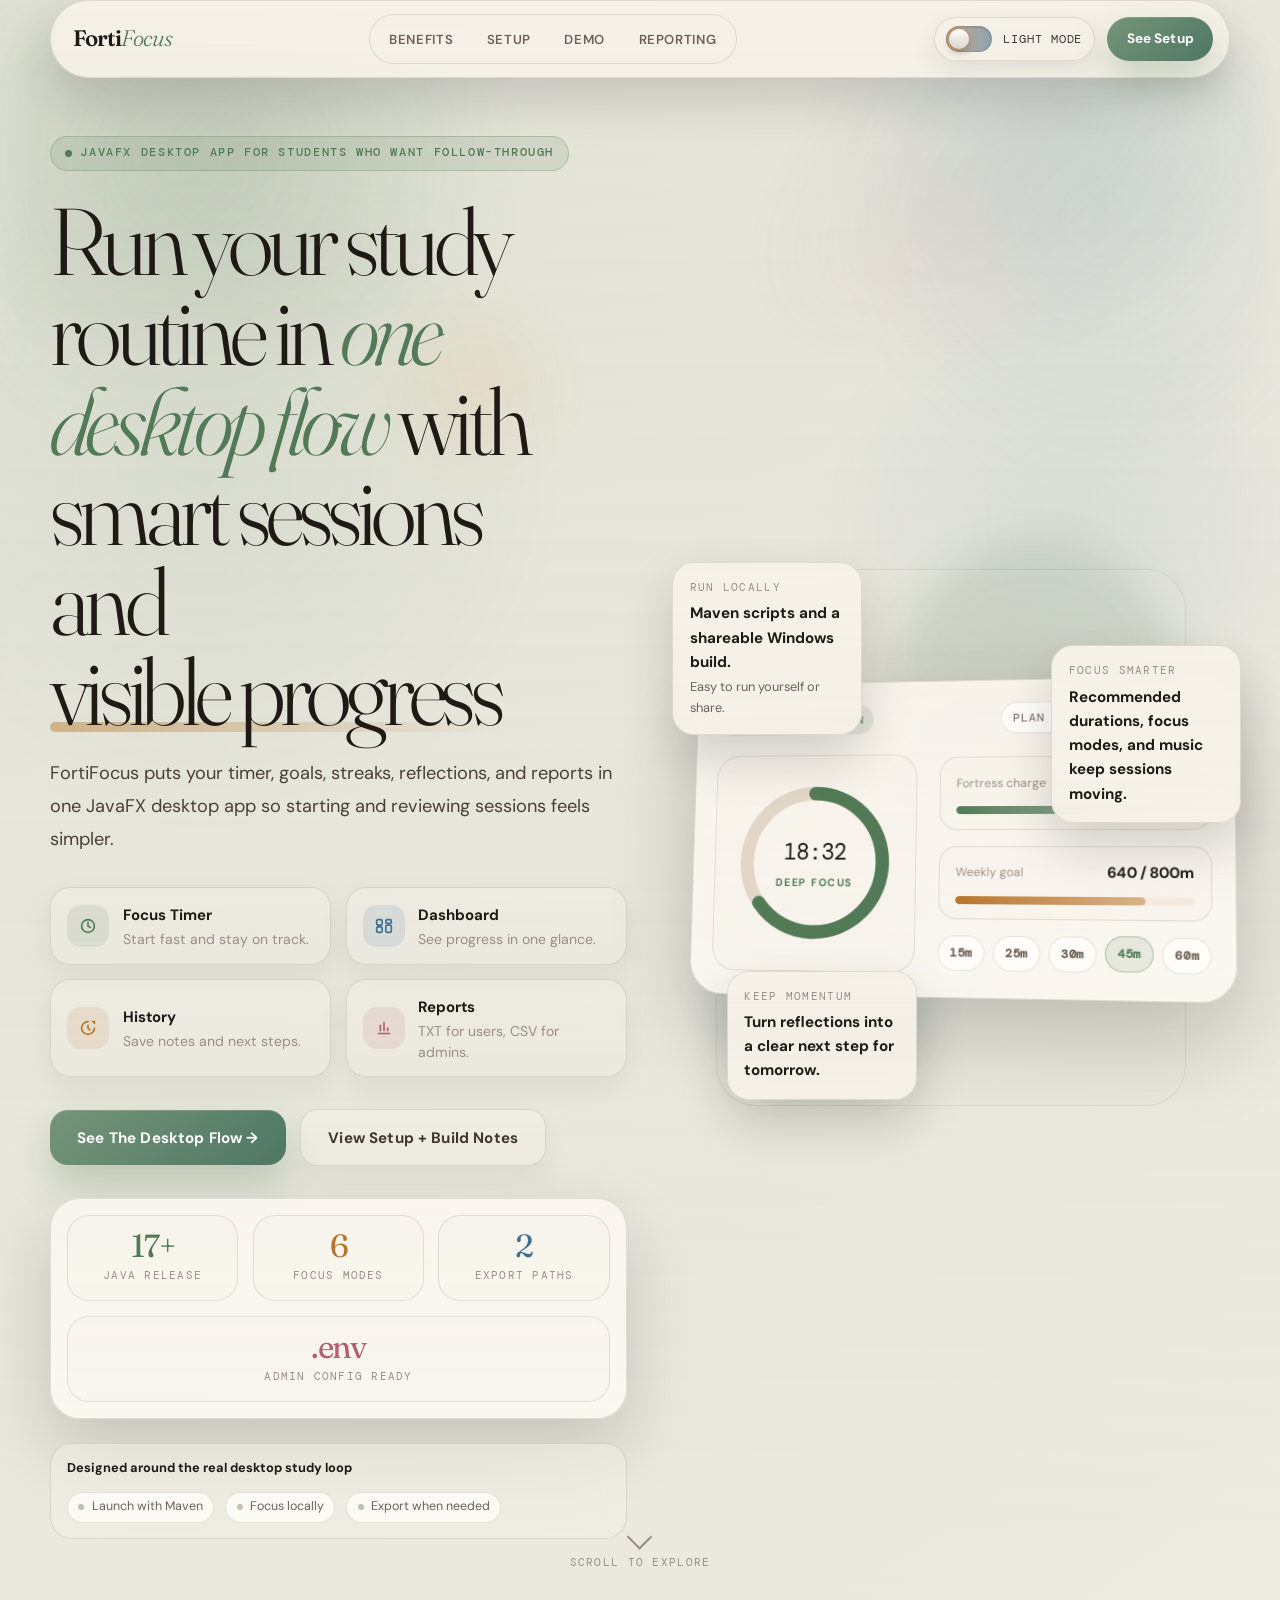
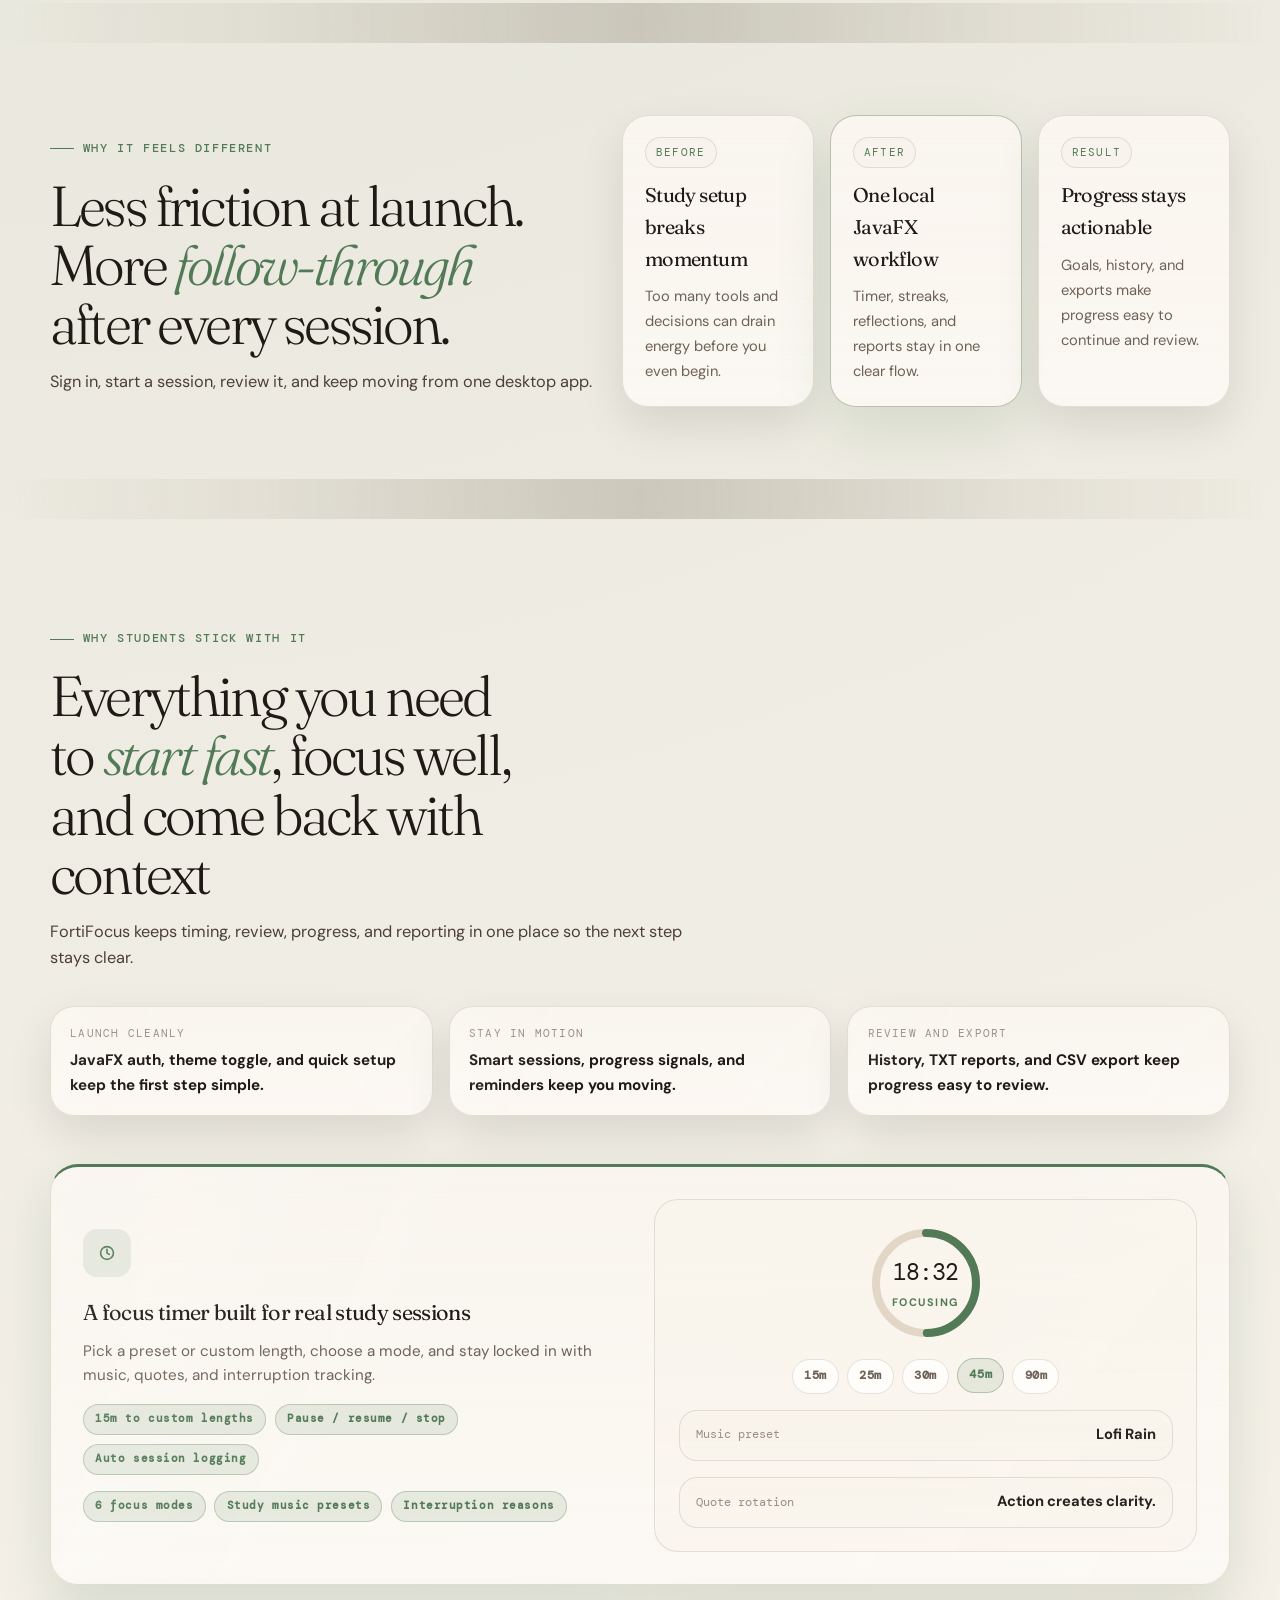
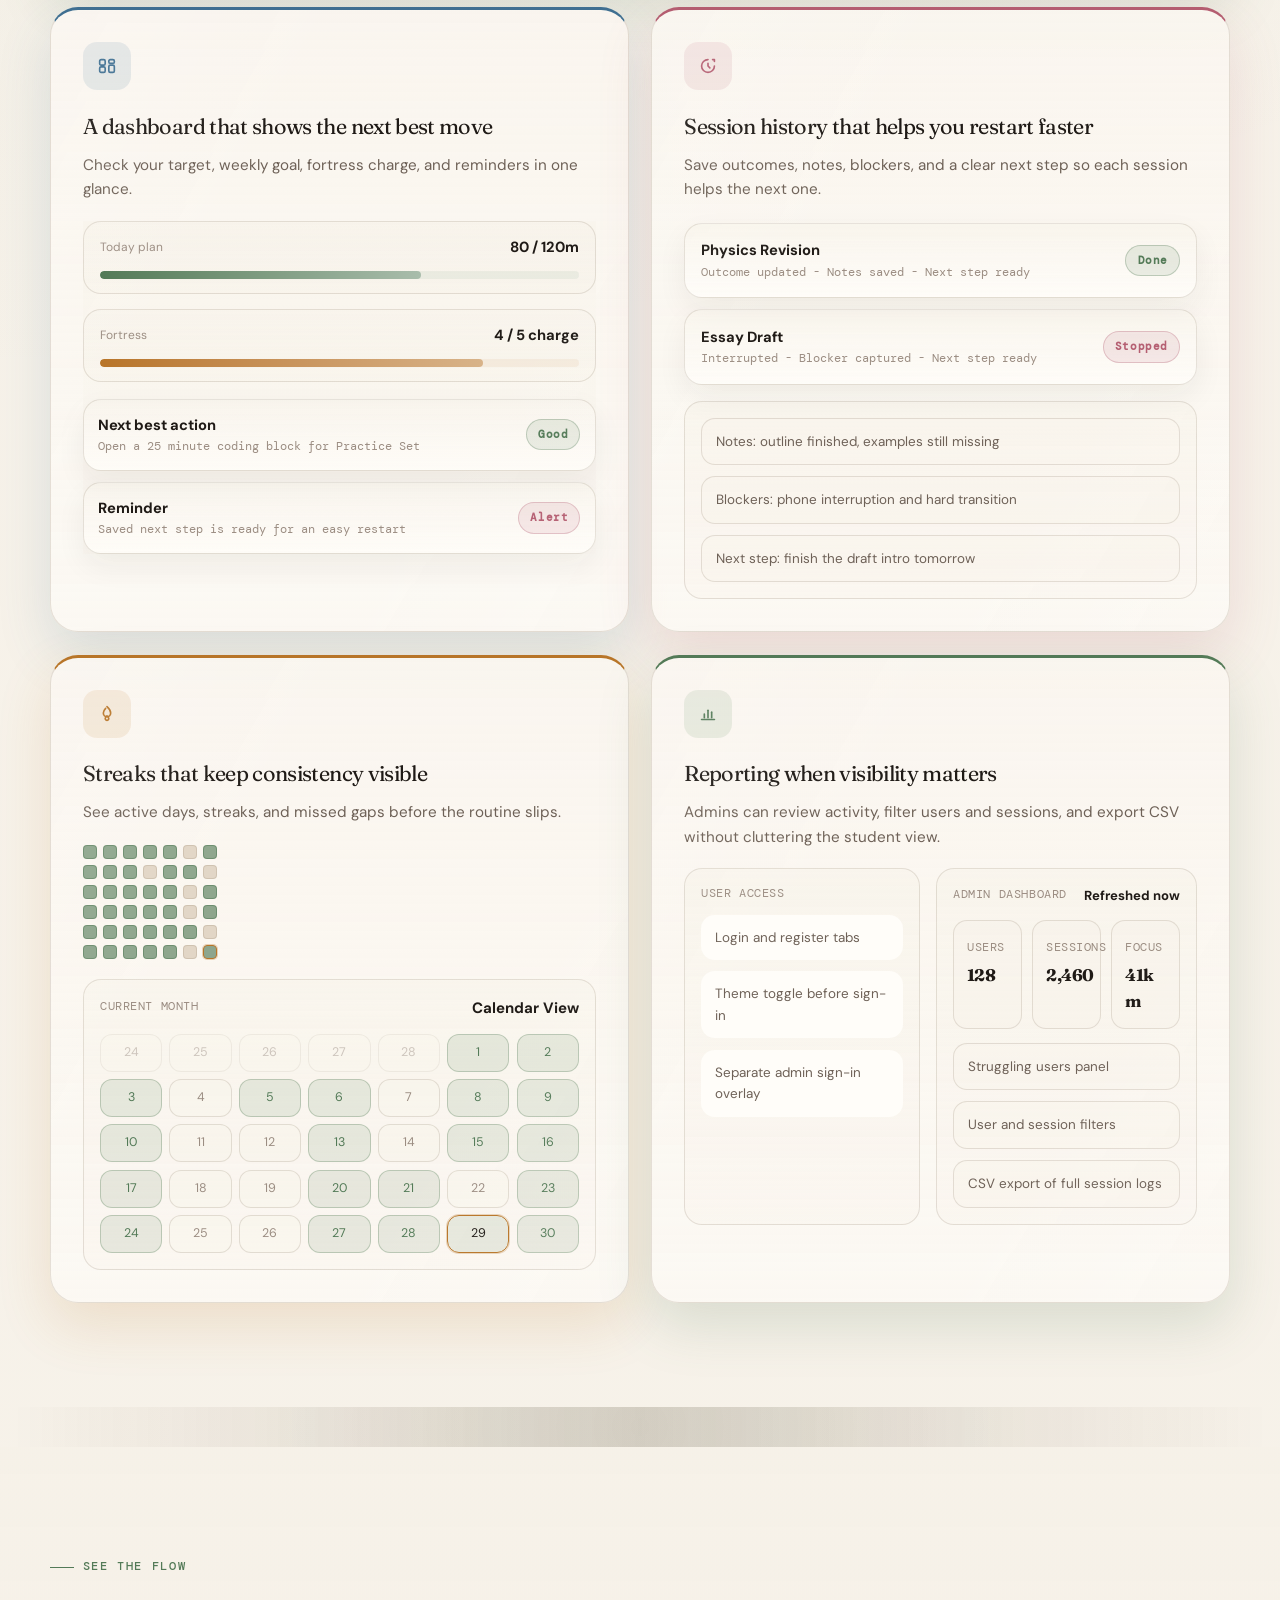
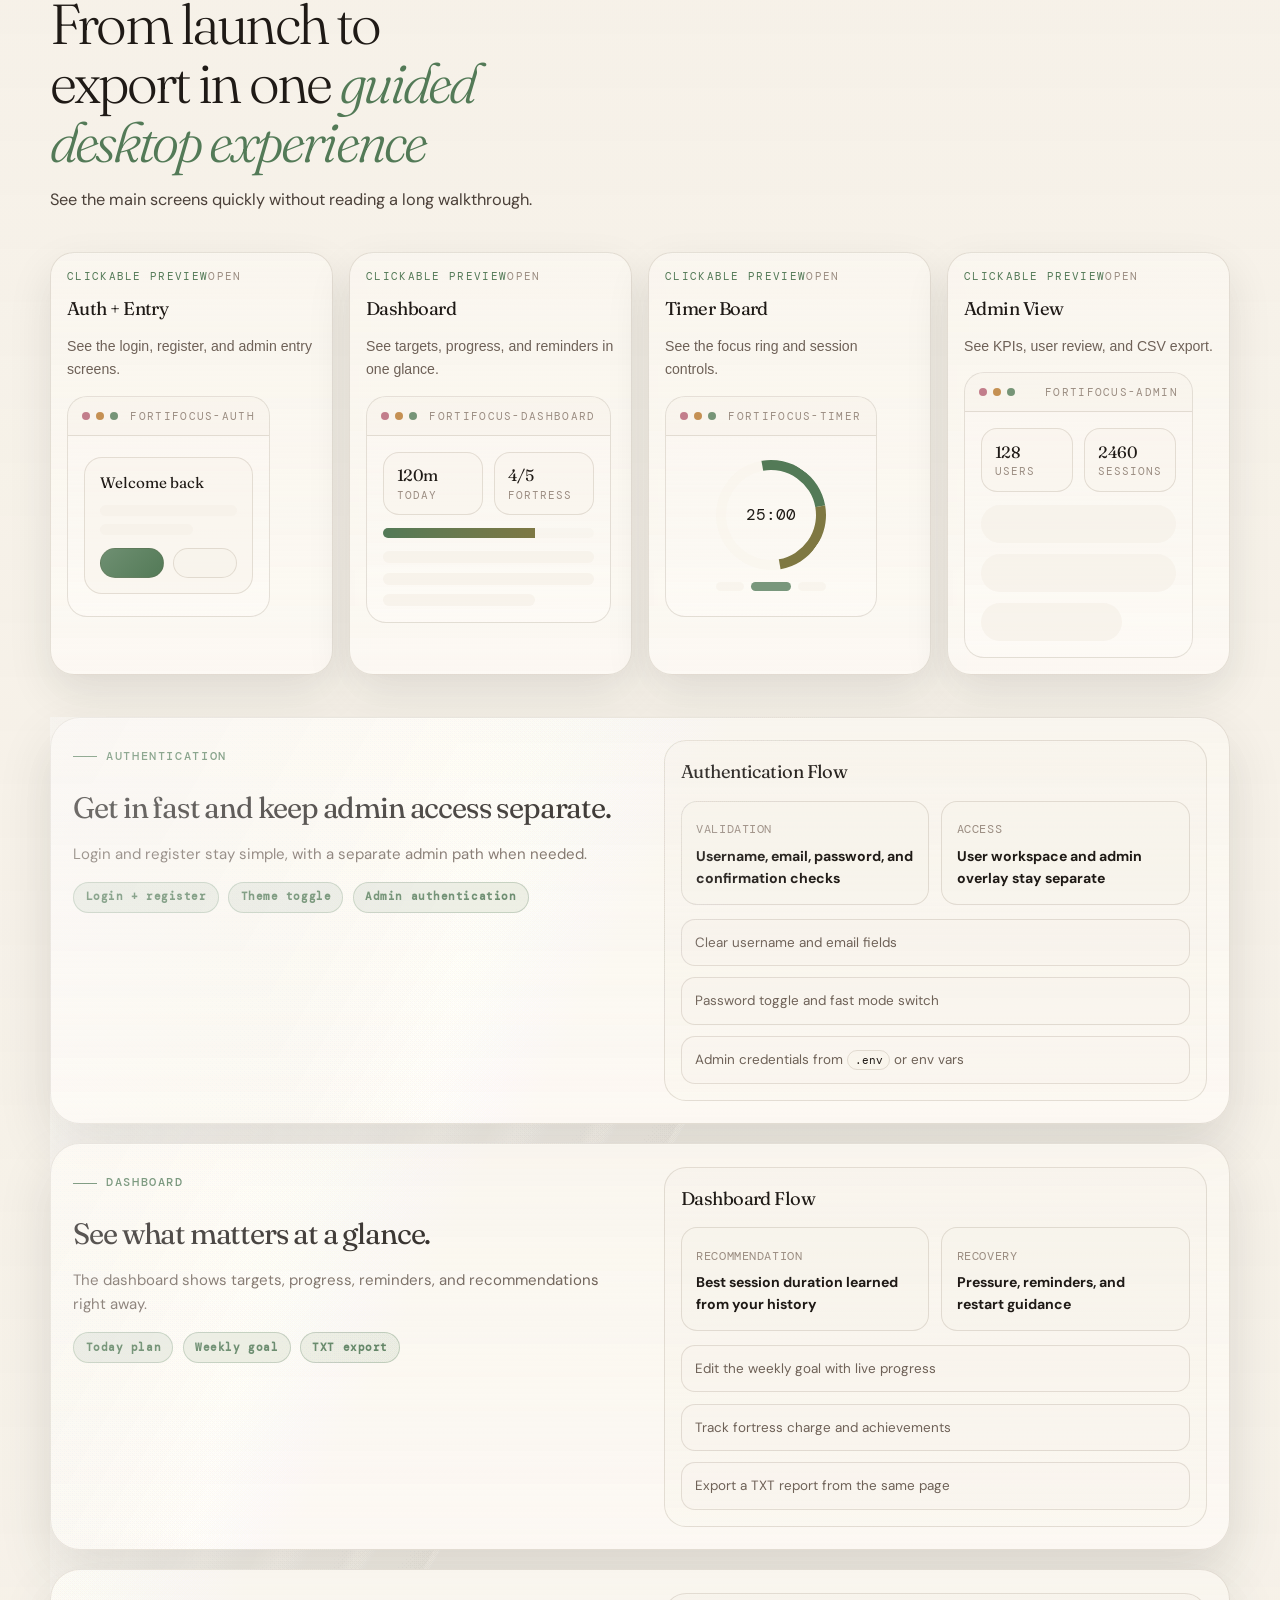
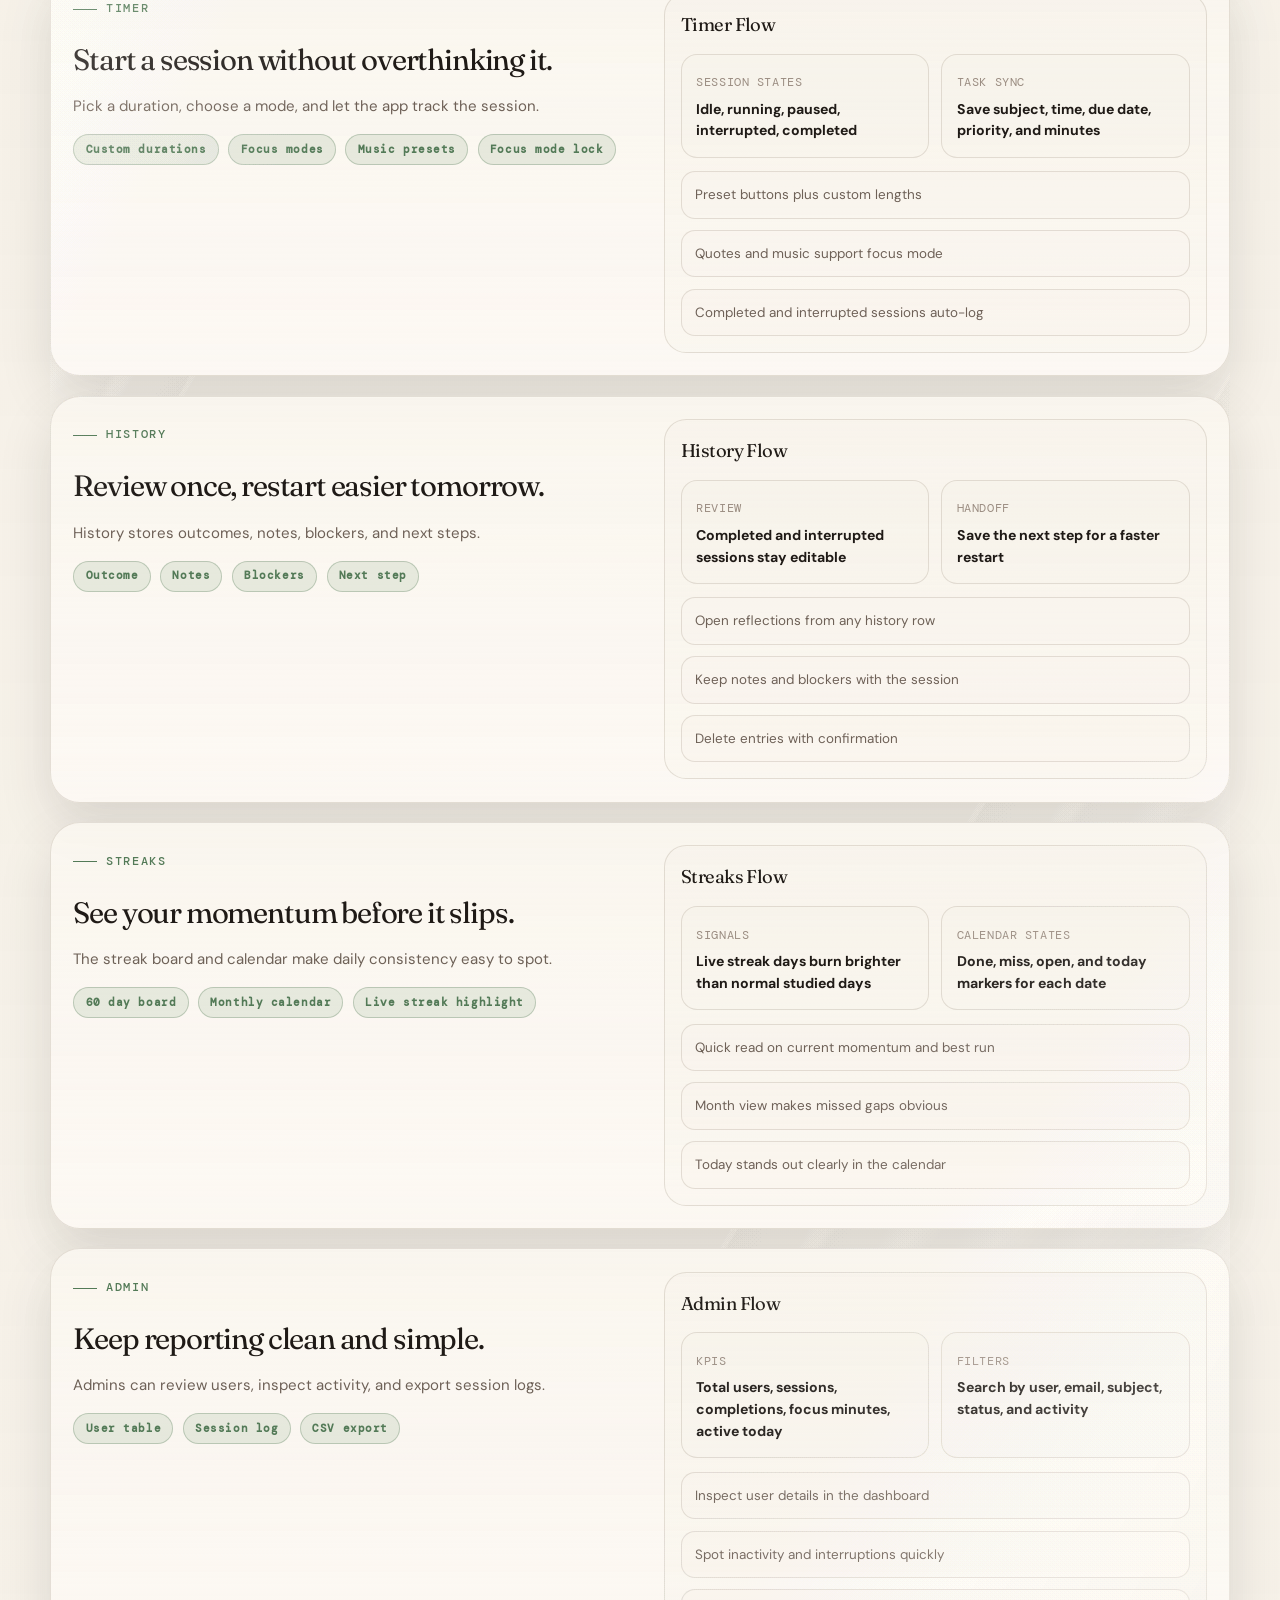
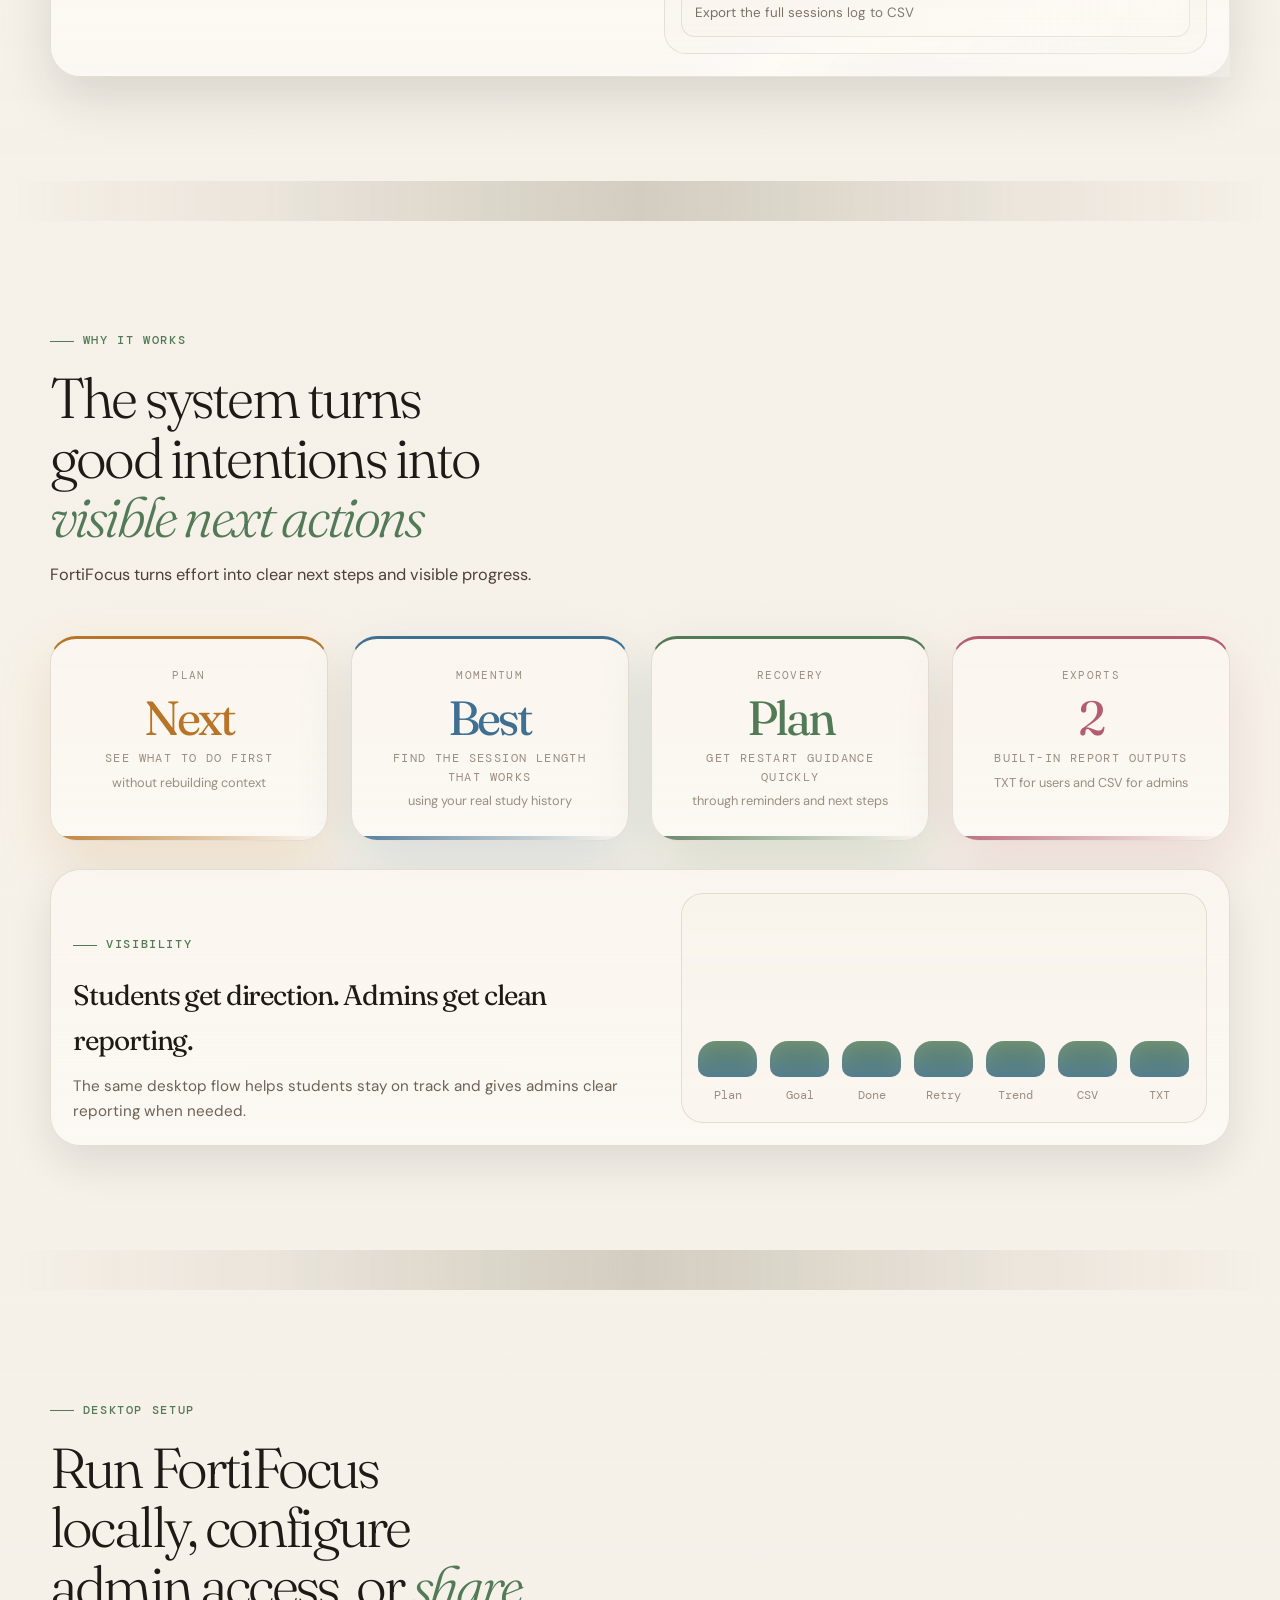
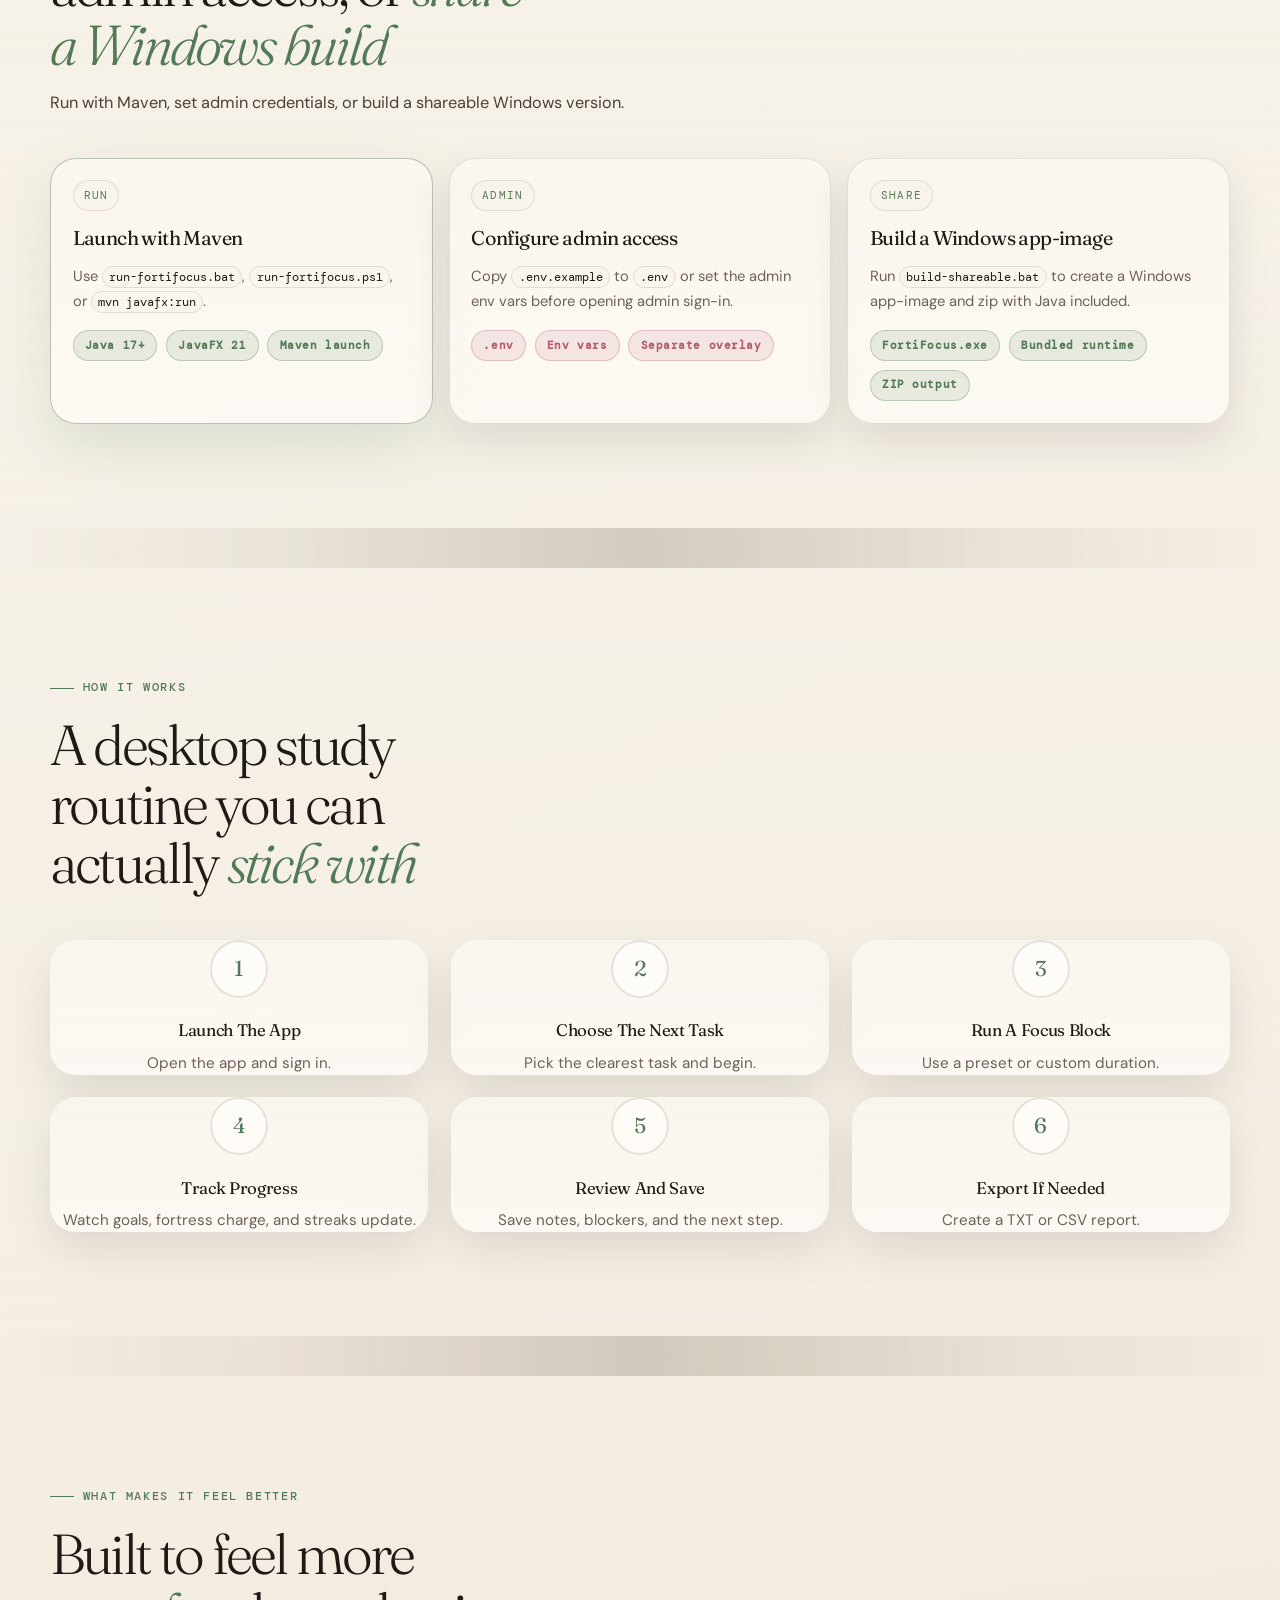
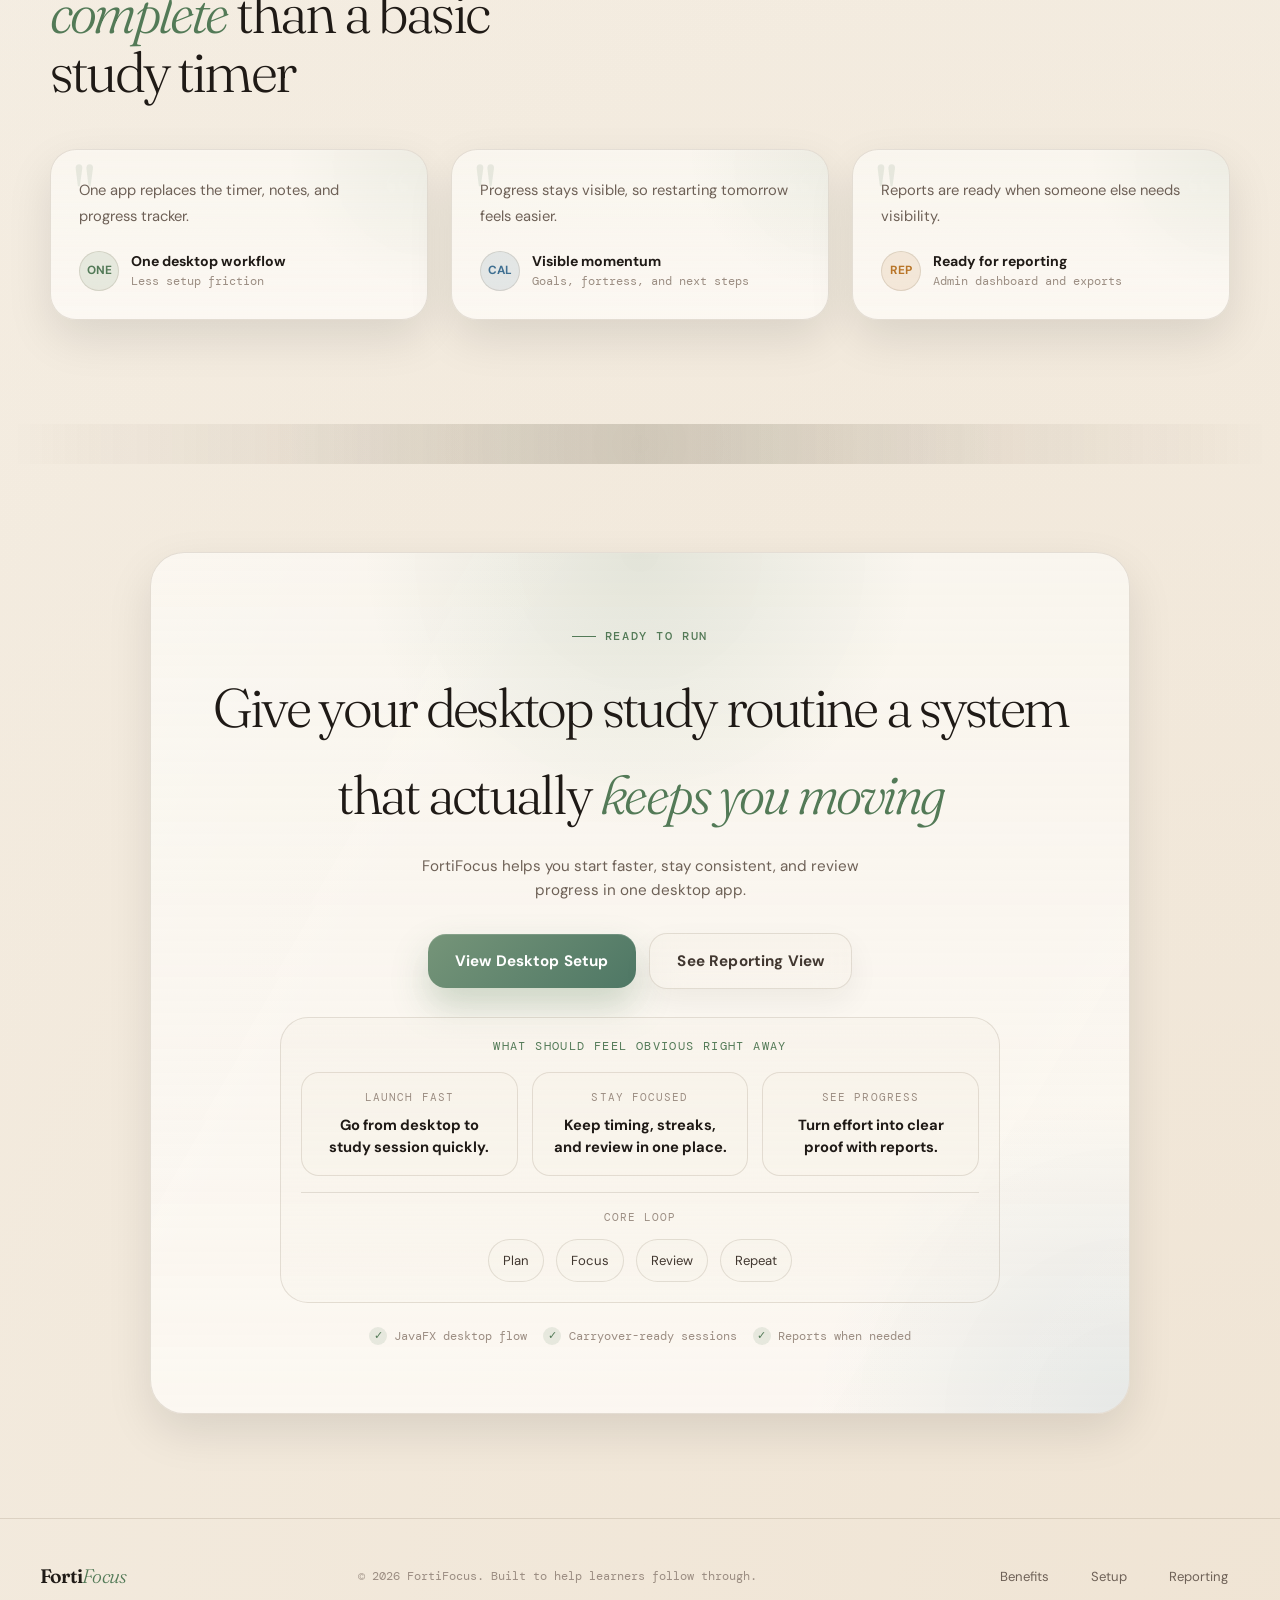
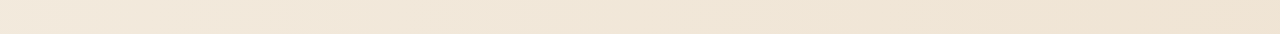
<file: index.html>
<!DOCTYPE html>
<html lang="en" data-theme="dark">
<head>
<meta charset="UTF-8">
<meta name="viewport" content="width=device-width, initial-scale=1.0">
<title>FortiFocus - JavaFX Study App for Focus, Goals, and Progress</title>
<meta name="description" content="FortiFocus is a JavaFX desktop study app with focus sessions, weekly goals, streaks, reflections, TXT reports, and admin CSV exports.">
<link href="https://fonts.googleapis.com/css2?family=DM+Sans:wght@400;500;600;700&family=DM+Mono:wght@400;500&family=Fraunces:opsz,wght@9..144,300;9..144,400;9..144,600&display=swap" rel="stylesheet">
<link rel="stylesheet" href="assets/css/modules/landing-page.css">
</head>
<body>
<div class="page-progress" id="pageProgress"></div>

<nav class="site-nav" id="siteNav">
  <a class="nav-brand" href="#">Forti<em>Focus</em></a>
  <div class="nav-links">
    <a href="#features">Benefits</a>
    <a href="#setup">Setup</a>
    <a href="#experience">Demo</a>
    <a href="#admin">Reporting</a>
  </div>
  <div class="nav-actions">
    <button class="theme-toggle-nav" id="themeBtn" type="button" aria-label="Switch to dark mode">
      <span class="theme-toggle-track" aria-hidden="true">
        <span class="theme-toggle-thumb"></span>
      </span>
      <span class="theme-toggle-text" id="themeBtnLabel">Light mode</span>
    </button>
    <a href="#setup" class="btn-nav btn-primary-nav">See Setup</a>
  </div>
</nav>

<main>
  <section class="hero section-shell">
    <div class="container hero-grid">
      <div class="hero-copy">
        <div class="hero-eyebrow">
          <div class="eyebrow-dot"></div>
          JavaFX desktop app for students who want follow-through
        </div>
        <h1>
          Run your study routine in <em>one desktop flow</em> with smart sessions and <span class="accent-word">visible progress</span>
        </h1>
        <p class="hero-sub">
          FortiFocus puts your timer, goals, streaks, reflections, and reports in one JavaFX desktop app so starting and reviewing sessions feels simpler.
        </p>
        <div class="hero-scan">
          <article class="hero-scan-item">
            <div class="hero-scan-icon hero-scan-icon-sage" aria-hidden="true">
              <svg viewBox="0 0 24 24" fill="none">
                <circle cx="12" cy="12" r="7"></circle>
                <path d="M12 8v4l2.5 1.5"></path>
              </svg>
            </div>
            <div>
              <strong>Focus Timer</strong>
              <span>Start fast and stay on track.</span>
            </div>
          </article>
          <article class="hero-scan-item">
            <div class="hero-scan-icon hero-scan-icon-sky" aria-hidden="true">
              <svg viewBox="0 0 24 24" fill="none">
                <rect x="4" y="5" width="6" height="6" rx="1.5"></rect>
                <rect x="14" y="5" width="6" height="4" rx="1.5"></rect>
                <rect x="14" y="11" width="6" height="8" rx="1.5"></rect>
                <rect x="4" y="13" width="6" height="6" rx="1.5"></rect>
              </svg>
            </div>
            <div>
              <strong>Dashboard</strong>
              <span>See progress in one glance.</span>
            </div>
          </article>
          <article class="hero-scan-item">
            <div class="hero-scan-icon hero-scan-icon-amber" aria-hidden="true">
              <svg viewBox="0 0 24 24" fill="none">
                <path d="M12 5a7 7 0 1 0 7 7"></path>
                <path d="M12 9v3l2 2"></path>
                <path d="M17 5h2v2"></path>
              </svg>
            </div>
            <div>
              <strong>History</strong>
              <span>Save notes and next steps.</span>
            </div>
          </article>
          <article class="hero-scan-item">
            <div class="hero-scan-icon hero-scan-icon-rose" aria-hidden="true">
              <svg viewBox="0 0 24 24" fill="none">
                <path d="M6 18h12"></path>
                <path d="M8 15V9"></path>
                <path d="M12 15V6"></path>
                <path d="M16 15v-3"></path>
              </svg>
            </div>
            <div>
              <strong>Reports</strong>
              <span>TXT for users, CSV for admins.</span>
            </div>
          </article>
        </div>
        <div class="hero-cta">
          <a href="#features" class="btn-hero btn-hero-primary">See The Desktop Flow &rarr;</a>
          <a href="#setup" class="btn-hero btn-hero-ghost">View Setup + Build Notes</a>
        </div>
        <div class="hero-stats">
          <div class="hero-stat">
            <div class="hero-stat-val sage">17+</div>
            <div class="hero-stat-label">Java Release</div>
          </div>
          <div class="stat-divider"></div>
          <div class="hero-stat">
            <div class="hero-stat-val amber">6</div>
            <div class="hero-stat-label">Focus Modes</div>
          </div>
          <div class="stat-divider"></div>
          <div class="hero-stat">
            <div class="hero-stat-val sky">2</div>
            <div class="hero-stat-label">Export Paths</div>
          </div>
          <div class="stat-divider"></div>
          <div class="hero-stat">
            <div class="hero-stat-val rose">.env</div>
            <div class="hero-stat-label">Admin Config Ready</div>
          </div>
        </div>
        <div class="trust-strip reveal reveal-delay-3">
          <span class="trust-label">Designed around the real desktop study loop</span>
          <div class="trust-items">
            <span>Launch with Maven</span>
            <span>Focus locally</span>
            <span>Export when needed</span>
          </div>
        </div>
      </div>

      <div class="hero-visual reveal reveal-delay-2">
        <div class="hero-glow hero-glow-a"></div>
        <div class="hero-glow hero-glow-b"></div>

        <article class="focus-board animate-on-view">
          <div class="board-top">
            <div class="board-chip board-chip-live">Live Focus Session</div>
            <div class="board-pill">Plan -> Focus -> Review</div>
          </div>
          <div class="board-main">
            <div class="board-ring">
              <svg width="180" height="180" viewBox="0 0 180 180" aria-hidden="true">
                <circle cx="90" cy="90" r="72" fill="none" stroke="var(--paper-3)" stroke-width="14"></circle>
                <circle class="ring-anim" cx="90" cy="90" r="72" fill="none" stroke="var(--sage)" stroke-width="14" stroke-linecap="round" stroke-dasharray="452" stroke-dashoffset="158"></circle>
              </svg>
              <div class="board-ring-copy">
                <div class="ring-preview-time">18:32</div>
                <div class="ring-preview-phase">Deep Focus</div>
              </div>
            </div>

            <div class="board-side">
              <div class="mini-metric">
                <div class="mini-metric-top">
                  <span>Fortress charge</span>
                  <strong>4 / 5</strong>
                </div>
                <div class="fill-bar"><span style="--fill: 80%;"></span></div>
              </div>
              <div class="mini-metric">
                <div class="mini-metric-top">
                  <span>Weekly goal</span>
                  <strong>640 / 800m</strong>
                </div>
                <div class="fill-bar amber-fill"><span style="--fill: 80%;"></span></div>
              </div>
              <div class="dur-pills">
                <div class="dur-pill">15m</div>
                <div class="dur-pill active">25m</div>
                <div class="dur-pill">30m</div>
                <div class="dur-pill">45m</div>
                <div class="dur-pill">60m</div>
              </div>
            </div>
          </div>
        </article>

        <div class="floating-card floating-card-one">
          <div class="floating-kicker">Run locally</div>
          <strong>Maven scripts and a shareable Windows build.</strong>
          <span>Easy to run yourself or share.</span>
        </div>
        <div class="floating-card floating-card-two">
          <div class="floating-kicker">Focus smarter</div>
          <strong>Recommended durations, focus modes, and music keep sessions moving.</strong>
        </div>
        <div class="floating-card floating-card-three">
          <div class="floating-kicker">Keep momentum</div>
          <strong>Turn reflections into a clear next step for tomorrow.</strong>
        </div>
      </div>
    </div>

    <div class="scroll-hint">
      <div class="scroll-arrow"></div>
      Scroll to explore
    </div>
  </section>

  <div class="section-divider"></div>

  <section class="section-shell quick-proof-shell">
    <div class="container">
      <div class="quick-proof reveal reveal-delay-1">
        <div class="quick-proof-copy">
          <div class="section-label">Why It Feels Different</div>
          <h2 class="section-heading">Less friction at launch. More <em>follow-through</em> after every session.</h2>
          <p class="section-sub">Sign in, start a session, review it, and keep moving from one desktop app.</p>
        </div>

        <div class="quick-proof-grid">
          <article class="quick-proof-card">
            <span class="quick-proof-kicker">Before</span>
            <h3>Study setup breaks momentum</h3>
            <p>Too many tools and decisions can drain energy before you even begin.</p>
          </article>

          <article class="quick-proof-card accent">
            <span class="quick-proof-kicker">After</span>
            <h3>One local JavaFX workflow</h3>
            <p>Timer, streaks, reflections, and reports stay in one clear flow.</p>
          </article>

          <article class="quick-proof-card">
            <span class="quick-proof-kicker">Result</span>
            <h3>Progress stays actionable</h3>
            <p>Goals, history, and exports make progress easy to continue and review.</p>
          </article>
        </div>
      </div>
    </div>
  </section>

  <div class="section-divider"></div>

  <section id="features" class="section-shell">
    <div class="container">
        <div class="reveal">
          <div class="section-label">Why Students Stick With It</div>
          <h2 class="section-heading">Everything you need to <em>start fast</em>, focus well, and come back with context</h2>
          <p class="section-sub">FortiFocus keeps timing, review, progress, and reporting in one place so the next step stays clear.</p>
      </div>

      <div class="feature-band reveal visible reveal-delay-1">
        <div class="feature-band-card"><span>Launch cleanly</span><strong>JavaFX auth, theme toggle, and quick setup keep the first step simple.</strong></div>
        <div class="feature-band-card"><span>Stay in motion</span><strong>Smart sessions, progress signals, and reminders keep you moving.</strong></div>
        <div class="feature-band-card"><span>Review and export</span><strong>History, TXT reports, and CSV export keep progress easy to review.</strong></div>
      </div>

      <div class="features-layout">
        <div class="feature-card big sage reveal visible reveal-delay-1">
          <div>
            <div class="feature-icon icon-sage" aria-hidden="true">
              <svg viewBox="0 0 24 24" fill="none">
                <circle cx="12" cy="12" r="7"></circle>
                <path d="M12 8v4l2.5 1.5"></path>
              </svg>
            </div>
            <div class="feature-title">A focus timer built for real study sessions</div>
            <p class="feature-desc">Pick a preset or custom length, choose a mode, and stay locked in with music, quotes, and interruption tracking.</p>
            <div class="tag-row">
              <span class="tag-pill tag-sage">15m to custom lengths</span>
              <span class="tag-pill tag-sage">Pause / resume / stop</span>
              <span class="tag-pill tag-sage">Auto session logging</span>
            </div>
            <div class="tag-row">
              <span class="tag-pill tag-sage">6 focus modes</span>
              <span class="tag-pill tag-sage">Study music presets</span>
              <span class="tag-pill tag-sage">Interruption reasons</span>
            </div>
          </div>
          <div class="timer-preview animate-on-view is-live">
            <div class="ring-preview">
              <svg width="120" height="120" viewBox="0 0 120 120" aria-hidden="true">
                <circle cx="60" cy="60" r="50" fill="none" stroke="var(--paper-3)" stroke-width="8"></circle>
                <circle class="ring-anim" cx="60" cy="60" r="50" fill="none" stroke="var(--sage)" stroke-width="8" stroke-linecap="round" stroke-dasharray="314" stroke-dashoffset="160"></circle>
              </svg>
              <div class="ring-preview-text">
                <div class="ring-preview-time">18:32</div>
                <div class="ring-preview-phase">Focusing</div>
              </div>
            </div>
            <div class="dur-pills">
              <div class="dur-pill">15m</div>
              <div class="dur-pill active">25m</div>
              <div class="dur-pill">30m</div>
              <div class="dur-pill">45m</div>
              <div class="dur-pill">90m</div>
            </div>
            <div class="session-inline"><span>Music preset</span><strong>Lofi Rain</strong></div>
            <div class="session-inline"><span>Quote rotation</span><strong>Action creates clarity.</strong></div>
          </div>
        </div>

        <div class="feature-card sky reveal visible reveal-delay-3">
          <div>
            <div class="feature-icon icon-sky" aria-hidden="true">
              <svg viewBox="0 0 24 24" fill="none">
                <rect x="4" y="5" width="6" height="6" rx="1.5"></rect>
                <rect x="14" y="5" width="6" height="4" rx="1.5"></rect>
                <rect x="14" y="11" width="6" height="8" rx="1.5"></rect>
                <rect x="4" y="13" width="6" height="6" rx="1.5"></rect>
              </svg>
            </div>
            <div class="feature-title">A dashboard that shows the next best move</div>
            <p class="feature-desc">Check your target, weekly goal, fortress charge, and reminders in one glance.</p>
          </div>
          <div class="dashboard-mini animate-on-view is-live">
            <div class="mini-metric">
              <div class="mini-metric-top"><span>Today plan</span><strong>80 / 120m</strong></div>
              <div class="fill-bar"><span style="--fill: 67%;"></span></div>
            </div>
              <div class="mini-metric">
                <div class="mini-metric-top"><span>Fortress</span><strong>4 / 5 charge</strong></div>
                <div class="fill-bar amber-fill"><span style="--fill: 80%;"></span></div>
              </div>
              <div class="history-stack compact-history">
                <div class="history-item">
                  <div><div class="history-title">Next best action</div><div class="history-time">Open a 25 minute coding block for Practice Set</div></div>
                  <span class="tag-pill tag-sage">Good</span>
                </div>
                <div class="history-item">
                  <div><div class="history-title">Reminder</div><div class="history-time">Saved next step is ready for an easy restart</div></div>
                  <span class="tag-pill tag-stop">Alert</span>
                </div>
              </div>
          </div>
        </div>

        <div class="feature-card rose reveal visible reveal-delay-4">
          <div>
            <div class="feature-icon icon-rose" aria-hidden="true">
              <svg viewBox="0 0 24 24" fill="none">
                <path d="M12 5a7 7 0 1 0 7 7"></path>
                <path d="M12 9v3l2 2"></path>
                <path d="M17 5h2v2"></path>
              </svg>
            </div>
            <div class="feature-title">Session history that helps you restart faster</div>
            <p class="feature-desc">Save outcomes, notes, blockers, and a clear next step so each session helps the next one.</p>
          </div>
          <div>
            <div class="history-stack">
              <div class="history-item">
                <div><div class="history-title">Physics Revision</div><div class="history-time">Outcome updated - Notes saved - Next step ready</div></div>
                <span class="tag-pill tag-sage">Done</span>
              </div>
              <div class="history-item">
                <div><div class="history-title">Essay Draft</div><div class="history-time">Interrupted - Blocker captured - Next step ready</div></div>
                <span class="tag-pill tag-stop">Stopped</span>
              </div>
            </div>
            <div class="reflection-preview">
              <div class="reflection-line">Notes: outline finished, examples still missing</div>
              <div class="reflection-line">Blockers: phone interruption and hard transition</div>
              <div class="reflection-line">Next step: finish the draft intro tomorrow</div>
            </div>
          </div>
        </div>

        <div class="feature-card amber reveal visible reveal-delay-1">
          <div>
            <div class="feature-icon icon-amber" aria-hidden="true">
              <svg viewBox="0 0 24 24" fill="none">
                <path d="M12 4c2.5 2.2 4 4.5 4 7a4 4 0 1 1-8 0c0-1.8.9-3.4 2.5-5.1"></path>
                <path d="M12 14c1.4 1.1 2 2.2 2 3.4A2 2 0 0 1 12 19a2 2 0 0 1-2-1.6c0-.9.4-1.8 1.2-2.7"></path>
              </svg>
            </div>
            <div class="feature-title">Streaks that keep consistency visible</div>
            <p class="feature-desc">See active days, streaks, and missed gaps before the routine slips.</p>
          </div>
          <div>
            <div class="streak-showcase" aria-hidden="true">
              <div class="s-day active"></div><div class="s-day active"></div><div class="s-day active"></div><div class="s-day active"></div><div class="s-day active"></div><div class="s-day"></div><div class="s-day active"></div>
              <div class="s-day active"></div><div class="s-day active"></div><div class="s-day active"></div><div class="s-day"></div><div class="s-day active"></div><div class="s-day active"></div><div class="s-day"></div>
              <div class="s-day active"></div><div class="s-day active"></div><div class="s-day active"></div><div class="s-day active"></div><div class="s-day active"></div><div class="s-day"></div><div class="s-day active"></div>
              <div class="s-day active"></div><div class="s-day active"></div><div class="s-day active"></div><div class="s-day active"></div><div class="s-day active"></div><div class="s-day"></div><div class="s-day active"></div>
              <div class="s-day active"></div><div class="s-day active"></div><div class="s-day active"></div><div class="s-day active"></div><div class="s-day active"></div><div class="s-day active"></div><div class="s-day"></div>
              <div class="s-day active"></div><div class="s-day active"></div><div class="s-day active"></div><div class="s-day active"></div><div class="s-day active"></div><div class="s-day"></div><div class="s-day active today"></div>
            </div>
            <div class="calendar-mini">
              <div class="calendar-mini-head"><span>Current Month</span><strong>Calendar View</strong></div>
              <div class="calendar-mini-grid">
                <div class="calendar-mini-cell muted">24</div><div class="calendar-mini-cell muted">25</div><div class="calendar-mini-cell muted">26</div><div class="calendar-mini-cell muted">27</div><div class="calendar-mini-cell muted">28</div>
                <div class="calendar-mini-cell active">1</div><div class="calendar-mini-cell active">2</div><div class="calendar-mini-cell active">3</div><div class="calendar-mini-cell">4</div><div class="calendar-mini-cell active">5</div>
                <div class="calendar-mini-cell active">6</div><div class="calendar-mini-cell">7</div><div class="calendar-mini-cell active">8</div><div class="calendar-mini-cell active">9</div><div class="calendar-mini-cell active">10</div>
                <div class="calendar-mini-cell">11</div><div class="calendar-mini-cell">12</div><div class="calendar-mini-cell active">13</div><div class="calendar-mini-cell">14</div><div class="calendar-mini-cell active">15</div>
                <div class="calendar-mini-cell active">16</div><div class="calendar-mini-cell active">17</div><div class="calendar-mini-cell">18</div><div class="calendar-mini-cell">19</div><div class="calendar-mini-cell active">20</div>
                <div class="calendar-mini-cell active">21</div><div class="calendar-mini-cell">22</div><div class="calendar-mini-cell active">23</div><div class="calendar-mini-cell active">24</div><div class="calendar-mini-cell">25</div>
                <div class="calendar-mini-cell">26</div><div class="calendar-mini-cell active">27</div><div class="calendar-mini-cell active">28</div><div class="calendar-mini-cell active today">29</div><div class="calendar-mini-cell active">30</div>
              </div>
            </div>
          </div>
        </div>

        <div class="feature-card sage reveal visible reveal-delay-2" id="admin">
          <div>
            <div class="feature-icon icon-sage" aria-hidden="true">
              <svg viewBox="0 0 24 24" fill="none">
                <path d="M5 18h14"></path>
                <path d="M8 16v-4"></path>
                <path d="M12 16V8"></path>
                <path d="M16 16v-6"></path>
              </svg>
            </div>
            <div class="feature-title">Reporting when visibility matters</div>
            <p class="feature-desc">Admins can review activity, filter users and sessions, and export CSV without cluttering the student view.</p>
          </div>
          <div class="auth-admin-preview">
            <div class="auth-mini">
              <div class="auth-mini-head">User Access</div>
              <div class="auth-field">Login and register tabs</div>
              <div class="auth-field">Theme toggle before sign-in</div>
              <div class="auth-field">Separate admin sign-in overlay</div>
            </div>
            <div class="admin-mini">
              <div class="admin-mini-top"><span>Admin Dashboard</span><strong>Refreshed now</strong></div>
              <div class="admin-kpis">
                <div class="admin-kpi"><span>Users</span><strong>128</strong></div>
                <div class="admin-kpi"><span>Sessions</span><strong>2,460</strong></div>
                <div class="admin-kpi"><span>Focus</span><strong>41k m</strong></div>
              </div>
              <div class="admin-list">
                <div class="admin-list-item">Struggling users panel</div>
                <div class="admin-list-item">User and session filters</div>
                <div class="admin-list-item">CSV export of full session logs</div>
              </div>
            </div>
          </div>
        </div>
      </div>
    </div>
  </section>

  <div class="section-divider"></div>

  <section id="experience" class="section-shell section-muted">
    <div class="container">
      <div class="reveal">
        <div class="section-label">See The Flow</div>
        <h2 class="section-heading">From launch to export in one <em>guided desktop experience</em></h2>
        <p class="section-sub">See the main screens quickly without reading a long walkthrough.</p>
      </div>

      <div class="preview-gallery reveal visible reveal-delay-1">
        <button
          class="preview-launch"
          type="button"
          data-preview-template="preview-auth-template"
          data-preview-title="Authentication Flow"
          data-preview-copy="Open a larger preview of the sign-in experience, theme toggle, and separate admin access path."
          aria-haspopup="dialog">
          <div class="preview-launch-head">
            <span class="preview-launch-kicker">Clickable Preview</span>
            <span class="preview-launch-cta">Open</span>
          </div>
          <strong>Auth + Entry</strong>
          <span class="preview-launch-copy">See the login, register, and admin entry screens.</span>
          <div class="preview-window" aria-hidden="true">
            <div class="preview-window-top">
              <div class="preview-window-dots"><span></span><span></span><span></span></div>
              <span>fortifocus-auth</span>
            </div>
            <div class="preview-window-body preview-window-auth">
              <div class="preview-mini-card">
                <div class="preview-mini-title">Welcome back</div>
                <div class="preview-input-line"></div>
                <div class="preview-input-line short"></div>
                <div class="preview-button-bar"><span class="primary"></span><span></span></div>
              </div>
            </div>
          </div>
        </button>

        <button
          class="preview-launch"
          type="button"
          data-preview-template="preview-dashboard-template"
          data-preview-title="Dashboard Preview"
          data-preview-copy="Open a larger preview of today plan, fortress progress, reminders, and recent session insight cards."
          aria-haspopup="dialog">
          <div class="preview-launch-head">
            <span class="preview-launch-kicker">Clickable Preview</span>
            <span class="preview-launch-cta">Open</span>
          </div>
          <strong>Dashboard</strong>
          <span class="preview-launch-copy">See targets, progress, and reminders in one glance.</span>
          <div class="preview-window" aria-hidden="true">
            <div class="preview-window-top">
              <div class="preview-window-dots"><span></span><span></span><span></span></div>
              <span>fortifocus-dashboard</span>
            </div>
            <div class="preview-window-body preview-window-dashboard">
              <div class="preview-stat-grid">
                <div class="preview-stat-box"><strong>120m</strong><span>Today</span></div>
                <div class="preview-stat-box"><strong>4/5</strong><span>Fortress</span></div>
              </div>
              <div class="preview-progress-line"><span style="--preview-fill: 72%;"></span></div>
              <div class="preview-list">
                <div class="preview-list-item"></div>
                <div class="preview-list-item"></div>
                <div class="preview-list-item short"></div>
              </div>
            </div>
          </div>
        </button>

        <button
          class="preview-launch"
          type="button"
          data-preview-template="preview-timer-template"
          data-preview-title="Focus Timer Preview"
          data-preview-copy="Open a larger preview of the timer board with the session ring, recommended duration, and music controls."
          aria-haspopup="dialog">
          <div class="preview-launch-head">
            <span class="preview-launch-kicker">Clickable Preview</span>
            <span class="preview-launch-cta">Open</span>
          </div>
          <strong>Timer Board</strong>
          <span class="preview-launch-copy">See the focus ring and session controls.</span>
          <div class="preview-window" aria-hidden="true">
            <div class="preview-window-top">
              <div class="preview-window-dots"><span></span><span></span><span></span></div>
              <span>fortifocus-timer</span>
            </div>
            <div class="preview-window-body preview-window-timer">
              <div class="preview-ring-shell">
                <div class="preview-ring-circle"></div>
                <div class="preview-ring-copy">25:00</div>
              </div>
              <div class="preview-pill-row"><span></span><span class="active"></span><span></span></div>
            </div>
          </div>
        </button>

        <button
          class="preview-launch"
          type="button"
          data-preview-template="preview-admin-template"
          data-preview-title="Admin Dashboard Preview"
          data-preview-copy="Open a larger preview of the reporting view with KPI cards, activity lists, and session export coverage."
          aria-haspopup="dialog">
          <div class="preview-launch-head">
            <span class="preview-launch-kicker">Clickable Preview</span>
            <span class="preview-launch-cta">Open</span>
          </div>
          <strong>Admin View</strong>
          <span class="preview-launch-copy">See KPIs, user review, and CSV export.</span>
          <div class="preview-window" aria-hidden="true">
            <div class="preview-window-top">
              <div class="preview-window-dots"><span></span><span></span><span></span></div>
              <span>fortifocus-admin</span>
            </div>
            <div class="preview-window-body preview-window-admin">
              <div class="preview-stat-grid admin">
                <div class="preview-stat-box"><strong>128</strong><span>Users</span></div>
                <div class="preview-stat-box"><strong>2460</strong><span>Sessions</span></div>
              </div>
              <div class="preview-table-lines">
                <div class="preview-table-line"></div>
                <div class="preview-table-line"></div>
                <div class="preview-table-line short"></div>
              </div>
            </div>
          </div>
        </button>
      </div>

      <div class="tour-shell no-js-tour reveal visible reveal-delay-1">
        <div class="tour-stage">
          <article class="tour-panel active">
            <div class="tour-copy">
              <div class="section-label">Authentication</div>
              <h3>Get in fast and keep admin access separate.</h3>
              <p>Login and register stay simple, with a separate admin path when needed.</p>
              <div class="tour-pills">
                <span class="tag-pill tag-sage">Login + register</span>
                <span class="tag-pill tag-sage">Theme toggle</span>
                <span class="tag-pill tag-sage">Admin authentication</span>
              </div>
            </div>
            <div class="tour-preview">
              <div class="tour-preview-head">Authentication Flow</div>
              <div class="tour-metrics">
                <div class="tour-metric"><span>Validation</span><strong>Username, email, password, and confirmation checks</strong></div>
                <div class="tour-metric"><span>Access</span><strong>User workspace and admin overlay stay separate</strong></div>
              </div>
              <div class="tour-list">
                <div class="tour-list-item">Clear username and email fields</div>
                <div class="tour-list-item">Password toggle and fast mode switch</div>
                <div class="tour-list-item">Admin credentials from <code>.env</code> or env vars</div>
              </div>
            </div>
          </article>

          <article class="tour-panel active">
            <div class="tour-copy">
              <div class="section-label">Dashboard</div>
              <h3>See what matters at a glance.</h3>
              <p>The dashboard shows targets, progress, reminders, and recommendations right away.</p>
              <div class="tour-pills">
                <span class="tag-pill tag-sage">Today plan</span>
                <span class="tag-pill tag-sage">Weekly goal</span>
                <span class="tag-pill tag-sage">TXT export</span>
              </div>
            </div>
            <div class="tour-preview">
              <div class="tour-preview-head">Dashboard Flow</div>
              <div class="tour-metrics">
                <div class="tour-metric"><span>Recommendation</span><strong>Best session duration learned from your history</strong></div>
                <div class="tour-metric"><span>Recovery</span><strong>Pressure, reminders, and restart guidance</strong></div>
              </div>
              <div class="tour-list">
                <div class="tour-list-item">Edit the weekly goal with live progress</div>
                <div class="tour-list-item">Track fortress charge and achievements</div>
                <div class="tour-list-item">Export a TXT report from the same page</div>
              </div>
            </div>
          </article>

          <article class="tour-panel active">
            <div class="tour-copy">
              <div class="section-label">Timer</div>
              <h3>Start a session without overthinking it.</h3>
              <p>Pick a duration, choose a mode, and let the app track the session.</p>
              <div class="tour-pills">
                <span class="tag-pill tag-sage">Custom durations</span>
                <span class="tag-pill tag-sage">Focus modes</span>
                <span class="tag-pill tag-sage">Music presets</span>
                <span class="tag-pill tag-sage">Focus mode lock</span>
              </div>
            </div>
            <div class="tour-preview">
              <div class="tour-preview-head">Timer Flow</div>
              <div class="tour-metrics">
                <div class="tour-metric"><span>Session states</span><strong>Idle, running, paused, interrupted, completed</strong></div>
                <div class="tour-metric"><span>Task sync</span><strong>Save subject, time, due date, priority, and minutes</strong></div>
              </div>
              <div class="tour-list">
                <div class="tour-list-item">Preset buttons plus custom lengths</div>
                <div class="tour-list-item">Quotes and music support focus mode</div>
                <div class="tour-list-item">Completed and interrupted sessions auto-log</div>
              </div>
            </div>
          </article>

          <article class="tour-panel active">
            <div class="tour-copy">
              <div class="section-label">History</div>
              <h3>Review once, restart easier tomorrow.</h3>
              <p>History stores outcomes, notes, blockers, and next steps.</p>
              <div class="tour-pills">
                <span class="tag-pill tag-sage">Outcome</span>
                <span class="tag-pill tag-sage">Notes</span>
                <span class="tag-pill tag-sage">Blockers</span>
                <span class="tag-pill tag-sage">Next step</span>
              </div>
            </div>
            <div class="tour-preview">
              <div class="tour-preview-head">History Flow</div>
              <div class="tour-metrics">
                <div class="tour-metric"><span>Review</span><strong>Completed and interrupted sessions stay editable</strong></div>
                <div class="tour-metric"><span>Handoff</span><strong>Save the next step for a faster restart</strong></div>
              </div>
              <div class="tour-list">
                <div class="tour-list-item">Open reflections from any history row</div>
                <div class="tour-list-item">Keep notes and blockers with the session</div>
                <div class="tour-list-item">Delete entries with confirmation</div>
              </div>
            </div>
          </article>

          <article class="tour-panel active">
            <div class="tour-copy">
              <div class="section-label">Streaks</div>
              <h3>See your momentum before it slips.</h3>
              <p>The streak board and calendar make daily consistency easy to spot.</p>
              <div class="tour-pills">
                <span class="tag-pill tag-sage">60 day board</span>
                <span class="tag-pill tag-sage">Monthly calendar</span>
                <span class="tag-pill tag-sage">Live streak highlight</span>
              </div>
            </div>
            <div class="tour-preview">
              <div class="tour-preview-head">Streaks Flow</div>
              <div class="tour-metrics">
                <div class="tour-metric"><span>Signals</span><strong>Live streak days burn brighter than normal studied days</strong></div>
                <div class="tour-metric"><span>Calendar states</span><strong>Done, miss, open, and today markers for each date</strong></div>
              </div>
              <div class="tour-list">
                <div class="tour-list-item">Quick read on current momentum and best run</div>
                <div class="tour-list-item">Month view makes missed gaps obvious</div>
                <div class="tour-list-item">Today stands out clearly in the calendar</div>
              </div>
            </div>
          </article>

          <article class="tour-panel active">
            <div class="tour-copy">
              <div class="section-label">Admin</div>
              <h3>Keep reporting clean and simple.</h3>
              <p>Admins can review users, inspect activity, and export session logs.</p>
              <div class="tour-pills">
                <span class="tag-pill tag-sage">User table</span>
                <span class="tag-pill tag-sage">Session log</span>
                <span class="tag-pill tag-sage">CSV export</span>
              </div>
            </div>
            <div class="tour-preview">
              <div class="tour-preview-head">Admin Flow</div>
              <div class="tour-metrics">
                <div class="tour-metric"><span>KPIs</span><strong>Total users, sessions, completions, focus minutes, active today</strong></div>
                <div class="tour-metric"><span>Filters</span><strong>Search by user, email, subject, status, and activity</strong></div>
              </div>
              <div class="tour-list">
                <div class="tour-list-item">Inspect user details in the dashboard</div>
                <div class="tour-list-item">Spot inactivity and interruptions quickly</div>
                <div class="tour-list-item">Export the full sessions log to CSV</div>
              </div>
            </div>
          </article>
        </div>
      </div>
    </div>
  </section>

  <div class="section-divider"></div>

  <section id="stats" class="section-shell">
    <div class="container">
        <div class="reveal">
          <div class="section-label">Why It Works</div>
          <h2 class="section-heading">The system turns good intentions into <em>visible next actions</em></h2>
          <p class="section-sub">FortiFocus turns effort into clear next steps and visible progress.</p>
        </div>

      <div class="stats-showcase">
        <div class="stat-showcase-card accent-amber reveal visible reveal-delay-1">
          <div class="ssc-kicker">Plan</div>
          <div class="ssc-val">Next</div>
          <div class="ssc-label">See what to do first</div>
          <div class="ssc-sub">without rebuilding context</div>
        </div>
        <div class="stat-showcase-card accent-sky reveal visible reveal-delay-2">
          <div class="ssc-kicker">Momentum</div>
          <div class="ssc-val">Best</div>
          <div class="ssc-label">Find the session length that works</div>
          <div class="ssc-sub">using your real study history</div>
        </div>
        <div class="stat-showcase-card accent-sage reveal visible reveal-delay-3">
          <div class="ssc-kicker">Recovery</div>
          <div class="ssc-val">Plan</div>
          <div class="ssc-label">Get restart guidance quickly</div>
          <div class="ssc-sub">through reminders and next steps</div>
        </div>
        <div class="stat-showcase-card accent-rose reveal visible reveal-delay-4">
          <div class="ssc-kicker">Exports</div>
          <div class="ssc-val">2</div>
          <div class="ssc-label">Built-in report outputs</div>
          <div class="ssc-sub">TXT for users and CSV for admins</div>
        </div>
      </div>

      <div class="insight-panel reveal reveal-delay-2">
        <div class="insight-copy">
          <div class="section-label">Visibility</div>
          <h3>Students get direction. Admins get clean reporting.</h3>
          <p>The same desktop flow helps students stay on track and gives admins clear reporting when needed.</p>
        </div>
        <div class="insight-bars animate-on-view is-live">
          <div class="insight-bar"><span style="--fill: 92%;"></span><label>Plan</label></div>
          <div class="insight-bar"><span style="--fill: 84%;"></span><label>Goal</label></div>
          <div class="insight-bar"><span style="--fill: 68%;"></span><label>Done</label></div>
          <div class="insight-bar"><span style="--fill: 57%;"></span><label>Retry</label></div>
          <div class="insight-bar"><span style="--fill: 76%;"></span><label>Trend</label></div>
          <div class="insight-bar"><span style="--fill: 71%;"></span><label>CSV</label></div>
          <div class="insight-bar"><span style="--fill: 88%;"></span><label>TXT</label></div>
        </div>
      </div>
    </div>
  </section>

  <div class="section-divider"></div>

  <section id="setup" class="section-shell section-muted">
    <div class="container">
      <div class="reveal">
        <div class="section-label">Desktop Setup</div>
        <h2 class="section-heading">Run FortiFocus locally, configure admin access, or <em>share a Windows build</em></h2>
        <p class="section-sub">Run with Maven, set admin credentials, or build a shareable Windows version.</p>
      </div>

      <div class="quick-proof-grid setup-grid reveal visible reveal-delay-1">
        <article class="quick-proof-card accent">
          <span class="quick-proof-kicker">Run</span>
          <h3>Launch with Maven</h3>
          <p>Use <code>run-fortifocus.bat</code>, <code>run-fortifocus.ps1</code>, or <code>mvn javafx:run</code>.</p>
          <div class="tag-row">
            <span class="tag-pill tag-sage">Java 17+</span>
            <span class="tag-pill tag-sage">JavaFX 21</span>
            <span class="tag-pill tag-sage">Maven launch</span>
          </div>
        </article>

        <article class="quick-proof-card">
          <span class="quick-proof-kicker">Admin</span>
          <h3>Configure admin access</h3>
          <p>Copy <code>.env.example</code> to <code>.env</code> or set the admin env vars before opening admin sign-in.</p>
          <div class="tag-row">
            <span class="tag-pill tag-stop">.env</span>
            <span class="tag-pill tag-stop">Env vars</span>
            <span class="tag-pill tag-stop">Separate overlay</span>
          </div>
        </article>

        <article class="quick-proof-card">
          <span class="quick-proof-kicker">Share</span>
          <h3>Build a Windows app-image</h3>
          <p>Run <code>build-shareable.bat</code> to create a Windows app-image and zip with Java included.</p>
          <div class="tag-row">
            <span class="tag-pill tag-sage">FortiFocus.exe</span>
            <span class="tag-pill tag-sage">Bundled runtime</span>
            <span class="tag-pill tag-sage">ZIP output</span>
          </div>
        </article>
      </div>
    </div>
  </section>

  <div class="section-divider"></div>

  <section id="how" class="section-shell section-muted">
    <div class="container">
      <div class="reveal">
        <div class="section-label">How It Works</div>
        <h2 class="section-heading">A desktop study routine you can actually <em>stick with</em></h2>
      </div>

      <div class="steps-grid">
        <div class="step-card reveal visible reveal-delay-1"><div class="step-num">1</div><div class="step-title">Launch The App</div><p class="step-desc">Open the app and sign in.</p></div>
        <div class="step-card reveal visible reveal-delay-2"><div class="step-num">2</div><div class="step-title">Choose The Next Task</div><p class="step-desc">Pick the clearest task and begin.</p></div>
        <div class="step-card reveal visible reveal-delay-3"><div class="step-num">3</div><div class="step-title">Run A Focus Block</div><p class="step-desc">Use a preset or custom duration.</p></div>
        <div class="step-card reveal visible reveal-delay-4"><div class="step-num">4</div><div class="step-title">Track Progress</div><p class="step-desc">Watch goals, fortress charge, and streaks update.</p></div>
        <div class="step-card reveal visible reveal-delay-1"><div class="step-num">5</div><div class="step-title">Review And Save</div><p class="step-desc">Save notes, blockers, and the next step.</p></div>
        <div class="step-card reveal visible reveal-delay-2"><div class="step-num">6</div><div class="step-title">Export If Needed</div><p class="step-desc">Create a TXT or CSV report.</p></div>
      </div>
    </div>
  </section>

  <div class="section-divider"></div>

  <section class="section-shell">
    <div class="container">
      <div class="reveal">
        <div class="section-label">What Makes It Feel Better</div>
        <h2 class="section-heading">Built to feel more <em>complete</em> than a basic study timer</h2>
      </div>

      <div class="testimonials-grid">
        <div class="testi-card reveal visible reveal-delay-1">
          <p class="testi-quote">One app replaces the timer, notes, and progress tracker.</p>
          <div class="testi-author"><div class="testi-avatar testi-avatar-sage">ONE</div><div><div class="testi-name">One desktop workflow</div><div class="testi-role">Less setup friction</div></div></div>
        </div>
        <div class="testi-card reveal visible reveal-delay-2">
          <p class="testi-quote">Progress stays visible, so restarting tomorrow feels easier.</p>
          <div class="testi-author"><div class="testi-avatar testi-avatar-sky">CAL</div><div><div class="testi-name">Visible momentum</div><div class="testi-role">Goals, fortress, and next steps</div></div></div>
        </div>
        <div class="testi-card reveal visible reveal-delay-3">
          <p class="testi-quote">Reports are ready when someone else needs visibility.</p>
          <div class="testi-author"><div class="testi-avatar testi-avatar-amber">REP</div><div><div class="testi-name">Ready for reporting</div><div class="testi-role">Admin dashboard and exports</div></div></div>
        </div>
      </div>
    </div>
  </section>

  <div class="section-divider"></div>

  <section class="section-shell cta-wrap">
    <div class="container">
      <div class="cta-section reveal">
        <div class="section-label cta-label">READY TO RUN</div>
        <h2>Give your desktop study routine a system that actually <em>keeps you moving</em></h2>
        <p>FortiFocus helps you start faster, stay consistent, and review progress in one desktop app.</p>
        <div class="cta-actions">
          <a href="#setup" class="btn-hero btn-hero-primary">View Desktop Setup</a>
          <a href="#admin" class="btn-hero btn-hero-ghost">See Reporting View</a>
        </div>
        <div class="cta-glance">
          <div class="cta-glance-title">What should feel obvious right away</div>
          <div class="cta-glance-grid">
            <div class="cta-glance-card"><span>Launch fast</span><strong>Go from desktop to study session quickly.</strong></div>
            <div class="cta-glance-card"><span>Stay focused</span><strong>Keep timing, streaks, and review in one place.</strong></div>
            <div class="cta-glance-card"><span>See progress</span><strong>Turn effort into clear proof with reports.</strong></div>
          </div>
          <div class="cta-routine">
            <div class="cta-routine-label">Core loop</div>
            <div class="cta-routine-steps">
              <div class="cta-routine-step">Plan</div>
              <div class="cta-routine-step">Focus</div>
              <div class="cta-routine-step">Review</div>
              <div class="cta-routine-step">Repeat</div>
            </div>
          </div>
        </div>
        <div class="cta-badges">
          <div class="cta-badge"><div class="badge-check">&#10003;</div> JavaFX desktop flow</div>
          <div class="cta-badge"><div class="badge-check">&#10003;</div> Carryover-ready sessions</div>
          <div class="cta-badge"><div class="badge-check">&#10003;</div> Reports when needed</div>
        </div>
      </div>
    </div>
  </section>
</main>

<footer class="site-footer">
  <div class="footer-brand">Forti<em>Focus</em></div>
  <div class="footer-copy">&copy; 2026 FortiFocus. Built to help learners follow through.</div>
  <div class="footer-links">
    <a href="#features">Benefits</a>
    <a href="#setup">Setup</a>
    <a href="#admin">Reporting</a>
  </div>
</footer>

<div class="preview-modal" id="appPreviewModal" hidden>
  <div class="preview-modal-backdrop" data-preview-close></div>
  <div class="preview-modal-dialog" role="dialog" aria-modal="true" aria-labelledby="appPreviewTitle">
    <button class="preview-modal-close" id="appPreviewClose" type="button" aria-label="Close preview" data-preview-close>
      <span aria-hidden="true">&times;</span>
    </button>
    <div class="preview-modal-copy">
      <div class="section-label">App Preview</div>
      <h3 id="appPreviewTitle"></h3>
      <p id="appPreviewText"></p>
    </div>
    <div class="preview-modal-canvas" id="appPreviewBody"></div>
  </div>
</div>

<template id="preview-auth-template">
  <div class="preview-screen">
    <div class="preview-window-top">
      <div class="preview-window-dots"><span></span><span></span><span></span></div>
      <span>fortifocus-auth</span>
    </div>
    <div class="preview-screen-grid two-col">
      <div class="preview-screen-card">
        <span class="preview-screen-kicker">Student Sign In</span>
        <h4>Return to your focus flow</h4>
        <div class="preview-field-stack">
          <div class="preview-field"><span>Username</span></div>
          <div class="preview-field"><span>Password</span></div>
          <div class="preview-action-row"><span class="preview-action primary">Log in</span><span class="preview-action ghost">Sign up</span></div>
        </div>
      </div>
      <div class="preview-screen-card">
        <span class="preview-screen-kicker">Entry Tools</span>
        <div class="preview-stack-list">
          <div class="preview-stack-item">Theme toggle available before sign-in</div>
          <div class="preview-stack-item">Register flow with email and password confirmation</div>
          <div class="preview-stack-item">Separate admin sign-in overlay</div>
        </div>
      </div>
    </div>
  </div>
</template>

<template id="preview-dashboard-template">
  <div class="preview-screen">
    <div class="preview-window-top">
      <div class="preview-window-dots"><span></span><span></span><span></span></div>
      <span>fortifocus-dashboard</span>
    </div>
    <div class="preview-screen-grid">
      <div class="preview-screen-card">
        <span class="preview-screen-kicker">Today Plan</span>
        <div class="preview-stat-grid wide">
          <div class="preview-stat-box"><strong>120m</strong><span>Target</span></div>
          <div class="preview-stat-box"><strong>80m</strong><span>Done</span></div>
          <div class="preview-stat-box"><strong>40m</strong><span>Left</span></div>
        </div>
        <div class="preview-progress-line"><span style="--preview-fill: 67%;"></span></div>
      </div>
      <div class="preview-screen-card">
        <span class="preview-screen-kicker">Fortress + Goal</span>
        <div class="preview-stack-list">
          <div class="preview-stack-item">Fortress charge: 4 / 5</div>
          <div class="preview-stack-item">Weekly goal: 640 / 800 minutes</div>
          <div class="preview-stack-item">Recommendation: start a 25 minute coding block</div>
        </div>
      </div>
      <div class="preview-screen-card">
        <span class="preview-screen-kicker">Recovery + Reminder</span>
        <div class="preview-stack-list">
          <div class="preview-stack-item">Carryover step is ready to restart fast</div>
          <div class="preview-stack-item">Study pressure is steady today</div>
          <div class="preview-stack-item">TXT report export lives on this page</div>
        </div>
      </div>
    </div>
  </div>
</template>

<template id="preview-timer-template">
  <div class="preview-screen">
    <div class="preview-window-top">
      <div class="preview-window-dots"><span></span><span></span><span></span></div>
      <span>fortifocus-timer</span>
    </div>
    <div class="preview-screen-grid two-col timer-layout">
      <div class="preview-screen-card center">
        <div class="preview-ring-shell large">
          <div class="preview-ring-circle"></div>
          <div class="preview-ring-copy stacked"><strong>25:00</strong><span>Deep Work</span></div>
        </div>
        <div class="preview-pill-row"><span></span><span class="active"></span><span></span><span></span></div>
      </div>
      <div class="preview-screen-card">
        <span class="preview-screen-kicker">Session Setup</span>
        <div class="preview-field-stack">
          <div class="preview-field"><span>Task: Practice Set</span></div>
          <div class="preview-field"><span>Goal: Finish one clean checkpoint</span></div>
          <div class="preview-field"><span>Music: Lofi Rain</span></div>
        </div>
        <div class="preview-stack-list">
          <div class="preview-stack-item">Recommended duration: 25 minutes</div>
          <div class="preview-stack-item">Modes: Deep Work, Coding, Reading, Writing</div>
          <div class="preview-stack-item">Interruption reasons stay attached if the session stops</div>
        </div>
      </div>
    </div>
  </div>
</template>

<template id="preview-admin-template">
  <div class="preview-screen">
    <div class="preview-window-top">
      <div class="preview-window-dots"><span></span><span></span><span></span></div>
      <span>fortifocus-admin</span>
    </div>
    <div class="preview-screen-grid">
      <div class="preview-screen-card">
        <span class="preview-screen-kicker">Top KPIs</span>
        <div class="preview-stat-grid wide">
          <div class="preview-stat-box"><strong>128</strong><span>Users</span></div>
          <div class="preview-stat-box"><strong>2460</strong><span>Sessions</span></div>
          <div class="preview-stat-box"><strong>41k</strong><span>Focus</span></div>
        </div>
      </div>
      <div class="preview-screen-card">
        <span class="preview-screen-kicker">Reporting Tools</span>
        <div class="preview-stack-list">
          <div class="preview-stack-item">Struggling users panel</div>
          <div class="preview-stack-item">Filters for username, email, subject, status, and activity</div>
          <div class="preview-stack-item">CSV export of the full session log</div>
        </div>
      </div>
      <div class="preview-screen-card">
        <span class="preview-screen-kicker">Tables</span>
        <div class="preview-table-lines">
          <div class="preview-table-line"></div>
          <div class="preview-table-line"></div>
          <div class="preview-table-line"></div>
          <div class="preview-table-line short"></div>
        </div>
      </div>
    </div>
  </div>
</template>

<script defer src="assets/js/modules/theme.js"></script>
<script defer src="assets/js/modules/reveal.js"></script>
<script defer src="assets/js/modules/hero-stats.js"></script>
<script defer src="assets/js/modules/streak-grid.js"></script>
<script defer src="assets/js/modules/durations.js"></script>
<script defer src="assets/js/modules/scroll-ui.js"></script>
<script defer src="assets/js/modules/app-preview.js"></script>
<script defer src="assets/js/modules/init.js"></script>
</body>
</html>
</file>
<file: assets/css/modules/landing-page.css>
:root {
  --ink: #1f1a16;
  --ink-2: #413730;
  --ink-3: #6e6157;
  --ink-4: #9b8d82;
  --paper: #f6f1e8;
  --paper-rgb: 246, 241, 232;
  --paper-2: #efe5d7;
  --paper-3: #e2d6c6;
  --border: rgba(107, 87, 67, 0.16);
  --border-2: rgba(107, 87, 67, 0.3);
  --surface: rgba(255, 253, 249, 0.84);
  --surface-2: #fffdf9;
  --sage: #537a57;
  --sage-light: rgba(83, 122, 87, 0.12);
  --sage-mid: rgba(83, 122, 87, 0.42);
  --amber: #b87528;
  --amber-light: rgba(184, 117, 40, 0.12);
  --rose: #b45d70;
  --rose-light: rgba(180, 93, 112, 0.12);
  --sky: #3f6f91;
  --sky-light: rgba(63, 111, 145, 0.12);
  --radius: 14px;
  --radius-lg: 26px;
  --shadow-sm: 0 12px 30px rgba(40, 28, 20, 0.06);
  --shadow: 0 18px 46px rgba(40, 28, 20, 0.09);
  --shadow-lg: 0 32px 70px rgba(40, 28, 20, 0.14);
}

[data-theme="dark"] {
  --ink: #f7f0e8;
  --ink-2: #ddd2c7;
  --ink-3: #a89c91;
  --ink-4: #756e67;
  --paper: #0b0c10;
  --paper-rgb: 11, 12, 16;
  --paper-2: #11141a;
  --paper-3: #1a1f27;
  --border: rgba(255, 239, 222, 0.07);
  --border-2: rgba(255, 239, 222, 0.16);
  --surface: rgba(17, 20, 26, 0.9);
  --surface-2: #141821;
  --sage: #7cb585;
  --sage-light: rgba(124, 181, 133, 0.12);
  --sage-mid: rgba(124, 181, 133, 0.44);
  --amber: #dfa055;
  --amber-light: rgba(223, 160, 85, 0.12);
  --rose: #da7d8f;
  --rose-light: rgba(218, 125, 143, 0.12);
  --sky: #7fb3d9;
  --sky-light: rgba(127, 179, 217, 0.12);
  --shadow-sm: 0 12px 30px rgba(0, 0, 0, 0.28);
  --shadow: 0 18px 46px rgba(0, 0, 0, 0.36);
  --shadow-lg: 0 32px 70px rgba(0, 0, 0, 0.5);
}

[data-theme="dark"] body {
  background:
    radial-gradient(circle at top left, rgba(124, 181, 133, 0.08), transparent 24%),
    radial-gradient(circle at top right, rgba(127, 179, 217, 0.08), transparent 22%),
    radial-gradient(circle at bottom right, rgba(223, 160, 85, 0.06), transparent 20%),
    linear-gradient(180deg, #07080b 0%, #0b0c10 38%, #090a0d 100%);
}

[data-theme="dark"] body::before {
  background:
    radial-gradient(circle at 14% 18%, rgba(124, 181, 133, 0.08), transparent 18%),
    radial-gradient(circle at 86% 24%, rgba(127, 179, 217, 0.08), transparent 16%),
    radial-gradient(circle at 78% 86%, rgba(218, 125, 143, 0.05), transparent 14%);
  filter: blur(24px);
}

[data-theme="dark"] body::after {
  opacity: 0.16;
}

*,
*::before,
*::after {
  box-sizing: border-box;
  margin: 0;
  padding: 0;
}

html {
  scroll-behavior: smooth;
}

body {
  font-family: "DM Sans", sans-serif;
  background:
    radial-gradient(circle at top left, rgba(83, 122, 87, 0.14), transparent 28%),
    radial-gradient(circle at bottom right, rgba(184, 117, 40, 0.1), transparent 24%),
    linear-gradient(180deg, color-mix(in srgb, var(--paper) 92%, white 8%), var(--paper));
  color: var(--ink);
  min-height: 100vh;
  overflow-x: hidden;
  font-size: 15px;
  line-height: 1.6;
}

body::before,
body::after {
  content: "";
  position: fixed;
  inset: 0;
  pointer-events: none;
  z-index: 0;
}

body::before {
  background:
    radial-gradient(circle at 14% 18%, rgba(83, 122, 87, 0.12), transparent 22%),
    radial-gradient(circle at 86% 24%, rgba(63, 111, 145, 0.1), transparent 20%),
    radial-gradient(circle at 78% 86%, rgba(180, 93, 112, 0.08), transparent 16%);
  filter: blur(18px);
  animation: drift 18s ease-in-out infinite alternate;
}

body::after {
  background-image:
    linear-gradient(rgba(255, 255, 255, 0.03) 1px, transparent 1px),
    linear-gradient(90deg, rgba(255, 255, 255, 0.03) 1px, transparent 1px);
  background-size: 120px 120px;
  mask-image: radial-gradient(circle at center, black 42%, transparent 88%);
  opacity: 0.3;
}

a,
button,
nav,
.feature-card,
.stat-showcase-card,
.testi-card,
.step-num,
.focus-board,
.floating-card,
.cta-section,
.history-item,
.dur-pill,
.hero-stats {
  transition:
    background-color 0.35s ease,
    color 0.35s ease,
    border-color 0.35s ease,
    box-shadow 0.35s ease,
    transform 0.35s ease,
    opacity 0.35s ease;
}

.page-progress {
  position: fixed;
  top: 0;
  left: 0;
  width: 0;
  height: 3px;
  z-index: 140;
  background: linear-gradient(90deg, var(--sage), var(--amber), var(--rose));
  box-shadow: 0 0 20px rgba(83, 122, 87, 0.35);
}

.site-nav {
  position: fixed;
  inset: 0 0 auto;
  z-index: 120;
  display: flex;
  align-items: center;
  justify-content: space-between;
  gap: 1rem;
  padding: 1rem 2.5rem;
  background: rgba(var(--paper-rgb), 0.68);
  backdrop-filter: blur(20px);
  border-bottom: 1px solid transparent;
}

.site-nav.is-scrolled {
  border-bottom-color: var(--border-2);
  box-shadow: 0 12px 28px rgba(24, 16, 10, 0.08);
}

.nav-brand,
.footer-brand {
  font-family: "Fraunces", serif;
  font-weight: 600;
  letter-spacing: -0.04em;
  color: var(--ink);
  text-decoration: none;
}

.nav-brand {
  font-size: 1.4rem;
}

.nav-brand em,
.footer-brand em {
  font-style: italic;
  font-weight: 300;
  color: var(--sage);
}

.nav-links {
  display: flex;
  align-items: center;
  gap: 1.8rem;
}

.nav-links a,
.footer-links a {
  color: var(--ink-3);
  text-decoration: none;
}

.nav-links a {
  font-size: 0.82rem;
  font-weight: 600;
  letter-spacing: 0.05em;
  text-transform: uppercase;
}

.nav-links a:hover,
.footer-links a:hover {
  color: var(--ink);
}

.nav-actions {
  display: flex;
  align-items: center;
  gap: 0.8rem;
}

.theme-toggle-nav {
  display: inline-flex;
  align-items: center;
  gap: 0.7rem;
  min-height: 44px;
  padding: 0.45rem 0.7rem;
  border: 1px solid var(--border);
  border-radius: 999px;
  background: linear-gradient(180deg, rgba(var(--paper-rgb), 0.58), rgba(var(--paper-rgb), 0.3));
  color: var(--ink-2);
  cursor: pointer;
  box-shadow:
    0 10px 24px rgba(10, 10, 12, 0.08),
    inset 0 1px 0 rgba(255, 255, 255, 0.06);
}

.theme-toggle-nav:hover {
  border-color: var(--border-2);
  transform: translateY(-1px);
}

.theme-toggle-track {
  position: relative;
  width: 46px;
  height: 26px;
  border-radius: 999px;
  background: linear-gradient(90deg, color-mix(in srgb, var(--amber) 62%, transparent), color-mix(in srgb, var(--sky) 60%, transparent));
  border: 1px solid color-mix(in srgb, var(--border-2) 85%, transparent);
  box-shadow: inset 0 1px 2px rgba(0, 0, 0, 0.15);
}

.theme-toggle-thumb {
  position: absolute;
  top: 2px;
  left: 2px;
  width: 20px;
  height: 20px;
  border-radius: 50%;
  background: linear-gradient(180deg, #fff, color-mix(in srgb, var(--paper) 88%, black 12%));
  box-shadow: 0 4px 10px rgba(0, 0, 0, 0.22);
  transition: transform 0.28s ease, background-color 0.28s ease;
}

.theme-toggle-nav[data-theme-state="dark"] .theme-toggle-thumb {
  transform: translateX(20px);
  background: linear-gradient(180deg, color-mix(in srgb, var(--paper) 96%, white 4%), color-mix(in srgb, var(--paper-2) 88%, black 12%));
}

.theme-toggle-text {
  font-family: "DM Mono", monospace;
  font-size: 0.72rem;
  letter-spacing: 0.08em;
  text-transform: uppercase;
  white-space: nowrap;
}

.btn-nav,
.btn-hero {
  display: inline-flex;
  align-items: center;
  justify-content: center;
  border: none;
  cursor: pointer;
  text-decoration: none;
  font-weight: 700;
  letter-spacing: 0.01em;
}

.btn-nav {
  min-height: 44px;
  padding: 0.7rem 1.2rem;
  border-radius: 999px;
  font-size: 0.85rem;
}

.btn-primary-nav,
.btn-hero-primary {
  background: linear-gradient(135deg, color-mix(in srgb, var(--sage) 88%, white 12%), var(--sage));
  color: #fff;
  box-shadow: 0 14px 30px rgba(83, 122, 87, 0.24);
}

.btn-primary-nav:hover,
.btn-hero-primary:hover {
  transform: translateY(-2px);
  filter: brightness(1.04);
}

.section-shell,
.site-footer {
  position: relative;
  z-index: 1;
}

.section-shell {
  padding: 6.5rem 2rem;
}

.section-muted {
  background: linear-gradient(180deg, rgba(var(--paper-rgb), 0.48), rgba(var(--paper-rgb), 0.22));
}

.container {
  width: min(1180px, 100%);
  margin: 0 auto;
}

.hero {
  min-height: 100vh;
  display: flex;
  align-items: center;
  padding-top: 8.5rem;
  padding-bottom: 4rem;
}

.hero-grid {
  display: grid;
  grid-template-columns: minmax(0, 1.04fr) minmax(420px, 0.96fr);
  align-items: center;
  gap: 2.5rem;
}

.hero-copy {
  position: relative;
}

.hero-eyebrow,
.section-label {
  display: inline-flex;
  align-items: center;
  gap: 0.55rem;
  font-family: "DM Mono", monospace;
  font-size: 0.72rem;
  font-weight: 500;
  letter-spacing: 0.14em;
  text-transform: uppercase;
}

.hero-eyebrow {
  padding: 0.45rem 0.85rem;
  border-radius: 999px;
  background: var(--sage-light);
  border: 1px solid color-mix(in srgb, var(--sage) 28%, transparent);
  color: var(--sage);
  margin-bottom: 1.6rem;
  animation: fadeDown 0.8s ease both;
}

.eyebrow-dot {
  width: 7px;
  height: 7px;
  border-radius: 50%;
  background: var(--sage);
  animation: pulse 2.2s ease-in-out infinite;
}

.hero h1 {
  font-family: "Fraunces", serif;
  font-size: clamp(3.25rem, 7.4vw, 6.7rem);
  font-weight: 300;
  line-height: 0.95;
  letter-spacing: -0.06em;
  max-width: 10ch;
  margin-bottom: 1.3rem;
  animation: fadeDown 0.8s 0.08s ease both;
}

.hero h1 em,
.section-heading em,
.cta-section h2 em {
  font-style: italic;
  color: var(--sage);
}

.accent-word {
  position: relative;
  display: inline-block;
}

.accent-word::after {
  content: "";
  position: absolute;
  left: 0;
  right: 0;
  bottom: 0.25rem;
  height: 10px;
  border-radius: 999px;
  background: linear-gradient(90deg, rgba(184, 117, 40, 0.45), rgba(184, 117, 40, 0));
  z-index: -1;
  animation: expandLine 0.8s 0.8s ease both;
}

.hero-sub {
  max-width: 58ch;
  color: var(--ink-3);
  font-size: clamp(1rem, 1.6vw, 1.14rem);
  line-height: 1.8;
  margin-bottom: 2rem;
  animation: fadeDown 0.8s 0.16s ease both;
}

.hero-scan {
  display: grid;
  grid-template-columns: repeat(2, minmax(0, 1fr));
  gap: 0.9rem;
  margin-bottom: 2rem;
  animation: fadeDown 0.8s 0.2s ease both;
}

.hero-scan-item {
  display: flex;
  align-items: center;
  gap: 0.85rem;
  padding: 0.9rem 1rem;
  border-radius: 20px;
  border: 1px solid var(--border);
  background: linear-gradient(180deg, rgba(var(--paper-rgb), 0.46), rgba(var(--paper-rgb), 0.22));
  box-shadow: var(--shadow-sm);
}

.hero-scan-icon {
  display: inline-flex;
  align-items: center;
  justify-content: center;
  width: 42px;
  height: 42px;
  flex: 0 0 42px;
  border-radius: 14px;
}

.hero-scan-icon svg,
.feature-icon svg {
  width: 22px;
  height: 22px;
  stroke: currentColor;
  stroke-width: 1.8;
  stroke-linecap: round;
  stroke-linejoin: round;
}

.hero-scan-icon-sage {
  background: var(--sage-light);
  color: var(--sage);
}

.hero-scan-icon-sky {
  background: var(--sky-light);
  color: var(--sky);
}

.hero-scan-icon-amber {
  background: var(--amber-light);
  color: var(--amber);
}

.hero-scan-icon-rose {
  background: var(--rose-light);
  color: var(--rose);
}

.hero-scan-item strong {
  display: block;
  margin-bottom: 0.15rem;
  color: var(--ink);
}

.hero-scan-item span {
  display: block;
  color: var(--ink-4);
  font-size: 0.88rem;
  line-height: 1.45;
}

.hero-cta {
  display: flex;
  align-items: center;
  flex-wrap: wrap;
  gap: 0.9rem;
  margin-bottom: 2rem;
  animation: fadeDown 0.8s 0.24s ease both;
}

.btn-hero {
  min-height: 54px;
  padding: 0.95rem 1.7rem;
  border-radius: 18px;
  font-size: 0.95rem;
}

.btn-hero-ghost {
  background: var(--surface);
  color: var(--ink-2);
  border: 1px solid var(--border);
  box-shadow: var(--shadow-sm);
}

.btn-hero-ghost:hover {
  transform: translateY(-2px);
  border-color: var(--border-2);
}

.hero-stats {
  display: flex;
  align-items: center;
  justify-content: center;
  gap: 2rem;
  flex-wrap: wrap;
  padding: 1.45rem 1.8rem;
  border-radius: 28px;
  border: 1px solid var(--border);
  background: linear-gradient(180deg, rgba(var(--paper-rgb), 0.42), var(--surface));
  box-shadow: var(--shadow-lg);
  animation: fadeUp 0.8s 0.34s ease both;
}

.hero-stat {
  text-align: center;
}

.hero-stat-val,
.ssc-val {
  font-family: "Fraunces", serif;
  line-height: 0.95;
}

.hero-stat-val {
  font-size: 2rem;
  letter-spacing: -0.04em;
}

.hero-stat-val.sage {
  color: var(--sage);
}

.hero-stat-val.amber {
  color: var(--amber);
}

.hero-stat-val.sky {
  color: var(--sky);
}

.hero-stat-val.rose {
  color: var(--rose);
}

.hero-stat-label,
.ssc-label,
.testi-role,
.footer-copy,
.cta-badge,
.history-time,
.session-inline span,
.ssc-kicker {
  font-family: "DM Mono", monospace;
}

.hero-stat-label {
  margin-top: 0.35rem;
  font-size: 0.7rem;
  letter-spacing: 0.11em;
  text-transform: uppercase;
  color: var(--ink-4);
}

.stat-divider {
  width: 1px;
  height: 42px;
  background: var(--border);
}

.trust-strip {
  display: inline-flex;
  align-items: center;
  gap: 1rem;
  flex-wrap: wrap;
  margin-top: 1.5rem;
  padding: 0.7rem 0.9rem;
  border: 1px solid var(--border);
  border-radius: 18px;
  background: rgba(var(--paper-rgb), 0.46);
  backdrop-filter: blur(18px);
}

.trust-label {
  font-size: 0.8rem;
  font-weight: 700;
  color: var(--ink);
}

.trust-items {
  display: flex;
  align-items: center;
  gap: 0.7rem;
  flex-wrap: wrap;
}

.trust-items span {
  display: inline-flex;
  align-items: center;
  gap: 0.45rem;
  padding: 0.3rem 0.65rem;
  border-radius: 999px;
  background: var(--surface);
  border: 1px solid var(--border);
  font-size: 0.78rem;
  color: var(--ink-3);
}

.hero-visual {
  position: relative;
  min-height: 640px;
  display: flex;
  align-items: center;
  justify-content: center;
}

.hero-glow {
  position: absolute;
  border-radius: 999px;
  filter: blur(20px);
  opacity: 0.72;
}

.hero-glow-a {
  width: 300px;
  height: 300px;
  background: rgba(83, 122, 87, 0.2);
  top: 4%;
  right: 8%;
  animation: orbit 14s ease-in-out infinite;
}

.hero-glow-b {
  width: 220px;
  height: 220px;
  background: rgba(63, 111, 145, 0.2);
  bottom: 10%;
  left: 5%;
  animation: orbit 17s ease-in-out infinite reverse;
}

.focus-board {
  position: relative;
  width: min(100%, 560px);
  padding: 1.4rem;
  border: 1px solid var(--border);
  border-radius: 30px;
  background: linear-gradient(180deg, rgba(var(--paper-rgb), 0.62), var(--surface));
  backdrop-filter: blur(18px);
  box-shadow: var(--shadow-lg);
  transform: perspective(1100px) rotateY(-10deg) rotateX(4deg);
}

.focus-board:hover {
  transform: perspective(1100px) rotateY(-6deg) rotateX(2deg) translateY(-4px);
}

.board-top,
.mini-metric-top,
.history-item {
  display: flex;
  align-items: center;
  justify-content: space-between;
}

.board-top {
  gap: 1rem;
  margin-bottom: 1.25rem;
}

.board-chip,
.board-pill,
.stat-chip {
  display: inline-flex;
  align-items: center;
  border-radius: 999px;
  font-family: "DM Mono", monospace;
  font-size: 0.73rem;
  letter-spacing: 0.08em;
  text-transform: uppercase;
}

.board-chip {
  padding: 0.35rem 0.65rem;
}

.board-chip-live {
  background: var(--sage-light);
  color: var(--sage);
}

.board-pill {
  padding: 0.35rem 0.7rem;
  color: var(--ink-3);
  background: var(--surface-2);
  border: 1px solid var(--border);
}

.board-main {
  display: grid;
  grid-template-columns: 210px 1fr;
  gap: 1.4rem;
  align-items: center;
}

.board-ring,
.timer-preview {
  display: flex;
  align-items: center;
  justify-content: center;
}

.board-ring {
  position: relative;
  min-height: 220px;
  padding: 1rem;
  border-radius: 24px;
  border: 1px solid var(--border);
  background: linear-gradient(180deg, rgba(var(--paper-rgb), 0.38), var(--surface));
}

.board-ring svg,
.ring-preview svg {
  transform: rotate(-90deg);
}

.board-ring-copy,
.ring-preview-text {
  position: absolute;
  inset: 0;
  display: flex;
  flex-direction: column;
  align-items: center;
  justify-content: center;
}

.ring-preview-time {
  font-family: "DM Mono", monospace;
  font-size: 1.45rem;
  letter-spacing: -0.04em;
  color: var(--ink);
}

.ring-preview-phase {
  margin-top: 0.2rem;
  color: var(--sage);
  font-size: 0.68rem;
  font-weight: 700;
  letter-spacing: 0.14em;
  text-transform: uppercase;
}

.board-side,
.timer-preview,
.history-stack {
  display: flex;
  flex-direction: column;
}

.board-side,
.timer-preview {
  gap: 1rem;
}

.mini-metric {
  padding: 0.9rem 1rem;
  border-radius: 18px;
  border: 1px solid var(--border);
  background: rgba(var(--paper-rgb), 0.34);
}

.mini-metric-top span,
.history-title {
  color: var(--ink);
}

.mini-metric-top span,
.session-inline,
.history-time {
  font-size: 0.75rem;
}

.mini-metric-top span,
.session-inline span,
.history-time {
  color: var(--ink-4);
}

.mini-metric-top strong,
.session-inline strong,
.history-title {
  font-size: 0.92rem;
}

.fill-bar {
  margin-top: 0.7rem;
  width: 100%;
  height: 8px;
  border-radius: 999px;
  background: rgba(83, 122, 87, 0.08);
  overflow: hidden;
}

.fill-bar span {
  display: block;
  height: 100%;
  width: var(--fill);
  border-radius: inherit;
  transform: scaleX(1);
  transform-origin: left;
  background: linear-gradient(90deg, var(--sage), color-mix(in srgb, var(--sage) 50%, white 50%));
}

.amber-fill {
  background: rgba(184, 117, 40, 0.08);
}

.amber-fill span {
  background: linear-gradient(90deg, var(--amber), color-mix(in srgb, var(--amber) 55%, white 45%));
}

.animate-on-view.is-live .fill-bar span,
.animate-on-view.is-live .insight-bar span {
  animation: growBar 1s ease forwards;
}

.dur-pills,
.tag-row {
  display: flex;
  align-items: center;
  flex-wrap: wrap;
}

.dur-pills {
  gap: 0.5rem;
}

.dur-pill,
.tag-pill {
  border-radius: 999px;
  font-weight: 700;
  letter-spacing: 0.05em;
}

.dur-pill {
  padding: 0.45rem 0.7rem;
  font-family: "DM Mono", monospace;
  font-size: 0.72rem;
  color: var(--ink-3);
  background: var(--surface-2);
  border: 1px solid var(--border);
}

.dur-pill.active {
  background: var(--sage-light);
  color: var(--sage);
  border-color: color-mix(in srgb, var(--sage) 35%, transparent);
  transform: translateY(-1px);
}

.session-inline {
  display: flex;
  align-items: center;
  justify-content: space-between;
  width: 100%;
  padding: 0.8rem 1rem;
  border-radius: 18px;
  border: 1px solid var(--border);
  background: rgba(var(--paper-rgb), 0.34);
}

.floating-card {
  position: absolute;
  padding: 1rem 1.05rem;
  border: 1px solid var(--border);
  border-radius: 20px;
  background: rgba(var(--paper-rgb), 0.72);
  backdrop-filter: blur(16px);
  box-shadow: var(--shadow);
  max-width: 190px;
}

.floating-kicker {
  margin-bottom: 0.3rem;
  font-family: "DM Mono", monospace;
  font-size: 0.68rem;
  color: var(--ink-4);
  letter-spacing: 0.12em;
  text-transform: uppercase;
}

.floating-card strong {
  display: block;
  font-size: 0.95rem;
  color: var(--ink);
}

.floating-card span {
  display: block;
  margin-top: 0.2rem;
  font-size: 0.8rem;
  color: var(--ink-3);
}

.floating-card-one {
  top: 7%;
  left: -2%;
  animation: floatUp 6.2s ease-in-out infinite;
}

.floating-card-two {
  right: -2%;
  top: 20%;
  animation: floatUp 7.2s ease-in-out infinite reverse;
}

.floating-card-three {
  bottom: 9%;
  left: 8%;
  animation: floatUp 6.8s ease-in-out infinite;
}

.scroll-hint {
  position: absolute;
  left: 50%;
  bottom: 2rem;
  transform: translateX(-50%);
  display: flex;
  flex-direction: column;
  align-items: center;
  gap: 0.45rem;
  color: var(--ink-4);
  font-family: "DM Mono", monospace;
  font-size: 0.67rem;
  letter-spacing: 0.12em;
  text-transform: uppercase;
  animation: fadeIn 1s 1s ease both;
}

.scroll-arrow {
  width: 18px;
  height: 18px;
  border-right: 2px solid var(--ink-4);
  border-bottom: 2px solid var(--ink-4);
  transform: rotate(45deg);
  animation: bounce 1.7s ease-in-out infinite;
}

.section-divider {
  width: 100%;
  height: 1px;
  background: linear-gradient(90deg, transparent, var(--border-2), transparent);
  position: relative;
  z-index: 1;
}

.section-label {
  color: var(--sage);
  margin-bottom: 1rem;
}

.section-label::before {
  content: "";
  width: 24px;
  height: 1px;
  background: currentColor;
}

.section-heading {
  max-width: 12ch;
  font-family: "Fraunces", serif;
  font-size: clamp(2.1rem, 4.4vw, 3.6rem);
  font-weight: 300;
  line-height: 1.05;
  letter-spacing: -0.05em;
  margin-bottom: 1rem;
}

.section-sub {
  max-width: 60ch;
  color: var(--ink-3);
  font-size: 1.02rem;
}

.feature-band {
  display: grid;
  grid-template-columns: repeat(3, minmax(0, 1fr));
  gap: 1rem;
  margin-top: 2.2rem;
}

.feature-band-card {
  padding: 1.1rem 1.2rem;
  border-radius: 22px;
  border: 1px solid var(--border);
  background: rgba(var(--paper-rgb), 0.42);
}

.feature-band-card span {
  display: block;
  font-family: "DM Mono", monospace;
  font-size: 0.7rem;
  letter-spacing: 0.11em;
  text-transform: uppercase;
  color: var(--ink-4);
  margin-bottom: 0.35rem;
}

.feature-band-card strong {
  display: block;
  font-size: 0.95rem;
  color: var(--ink);
}

.features-layout,
.stats-showcase,
.testimonials-grid,
.steps-grid {
  display: grid;
  gap: 1.4rem;
  margin-top: 3rem;
}

.features-layout {
  grid-template-columns: repeat(2, minmax(0, 1fr));
}

.feature-card,
.stat-showcase-card,
.testi-card,
.cta-section,
.history-item {
  border: 1px solid var(--border);
  background: linear-gradient(180deg, rgba(var(--paper-rgb), 0.45), var(--surface));
  box-shadow: var(--shadow-sm);
}

.feature-card,
.testi-card {
  position: relative;
  overflow: hidden;
}

.feature-card {
  padding: 2rem;
  border-radius: 28px;
}

.feature-card::before,
.testi-card::after {
  content: "";
  position: absolute;
  inset: 0;
  pointer-events: none;
}

.feature-card::before {
  background: linear-gradient(120deg, rgba(255, 255, 255, 0.14), transparent 34%, transparent 66%, rgba(255, 255, 255, 0.1));
  opacity: 0.7;
}

.feature-card:hover,
.stat-showcase-card:hover,
.testi-card:hover {
  transform: translateY(-6px);
  box-shadow: var(--shadow);
  border-color: var(--border-2);
}

.feature-card.big {
  grid-column: span 2;
  display: grid;
  grid-template-columns: repeat(2, minmax(0, 1fr));
  gap: 1.8rem;
  align-items: center;
}

.feature-icon {
  display: inline-flex;
  align-items: center;
  justify-content: center;
  width: 48px;
  height: 48px;
  margin-bottom: 1.2rem;
  border-radius: 14px;
  font-size: 0.72rem;
  font-weight: 700;
  letter-spacing: 0.08em;
}

.icon-sage {
  background: var(--sage-light);
  color: var(--sage);
}

.icon-amber {
  background: var(--amber-light);
  color: var(--amber);
}

.icon-sky {
  background: var(--sky-light);
  color: var(--sky);
}

.icon-rose {
  background: var(--rose-light);
  color: var(--rose);
}

.feature-title,
.step-title,
.cta-section h2,
.insight-copy h3 {
  font-family: "Fraunces", serif;
}

.feature-title {
  margin-bottom: 0.55rem;
  font-size: 1.35rem;
  font-weight: 400;
  letter-spacing: -0.03em;
}

.feature-desc,
.step-desc,
.testi-quote,
.cta-section p,
.insight-copy p {
  color: var(--ink-3);
}

.feature-desc,
.step-desc,
.cta-section p,
.insight-copy p {
  font-size: 0.95rem;
}

.tag-row {
  gap: 0.55rem;
  margin-top: 1rem;
}

.tag-pill {
  padding: 0.35rem 0.7rem;
  font-size: 0.7rem;
  font-family: "DM Mono", monospace;
}

.tag-sage {
  color: var(--sage);
  background: var(--sage-light);
  border: 1px solid color-mix(in srgb, var(--sage) 30%, transparent);
}

.tag-stop {
  color: var(--rose);
  background: var(--rose-light);
  border: 1px solid color-mix(in srgb, var(--rose) 30%, transparent);
}

.timer-preview {
  padding: 1.45rem;
  border-radius: 24px;
  border: 1px solid var(--border);
  background: rgba(var(--paper-rgb), 0.38);
}

.timer-preview {
  min-height: 100%;
}

.ring-preview {
  position: relative;
  width: 120px;
  height: 120px;
}

.stat-chip {
  margin-top: 1rem;
  padding: 0.4rem 0.75rem;
}

.amber-chip {
  width: fit-content;
  background: var(--amber-light);
  color: var(--amber);
}

.streak-showcase {
  display: grid;
  grid-template-columns: repeat(7, 14px);
  gap: 6px;
  margin-top: 1.3rem;
}

.s-day {
  width: 14px;
  height: 14px;
  border-radius: 4px;
  background: var(--paper-3);
  border: 1px solid var(--border);
}

.s-day.active {
  background: color-mix(in srgb, var(--sage) 65%, transparent);
  border-color: color-mix(in srgb, var(--sage) 55%, transparent);
}

.s-day.today {
  border-color: var(--amber);
  box-shadow: 0 0 0 1px color-mix(in srgb, var(--amber) 30%, transparent);
}

.history-stack {
  gap: 0.7rem;
  margin-top: 1.35rem;
}

.history-item {
  padding: 0.95rem 1rem;
  border-radius: 18px;
}

.history-title {
  font-weight: 700;
}

.stats-showcase {
  grid-template-columns: repeat(4, minmax(0, 1fr));
}

.stat-showcase-card {
  padding: 1.75rem 1.3rem;
  border-radius: 24px;
  text-align: center;
}

.ssc-kicker {
  margin-bottom: 0.65rem;
  font-size: 0.68rem;
  letter-spacing: 0.12em;
  text-transform: uppercase;
  color: var(--ink-4);
}

.ssc-val {
  font-size: 3rem;
  margin-bottom: 0.55rem;
  letter-spacing: -0.06em;
}

.ssc-label {
  font-size: 0.73rem;
  letter-spacing: 0.12em;
  text-transform: uppercase;
  color: var(--ink-4);
}

.ssc-sub {
  margin-top: 0.3rem;
  color: var(--ink-4);
  font-size: 0.8rem;
}

.accent-amber {
  border-top: 3px solid var(--amber);
}

.accent-amber .ssc-val {
  color: var(--amber);
}

.accent-sky {
  border-top: 3px solid var(--sky);
}

.accent-sky .ssc-val {
  color: var(--sky);
}

.accent-sage {
  border-top: 3px solid var(--sage);
}

.accent-sage .ssc-val {
  color: var(--sage);
}

.accent-rose {
  border-top: 3px solid var(--rose);
}

.accent-rose .ssc-val {
  color: var(--rose);
}

.insight-panel {
  display: grid;
  grid-template-columns: minmax(0, 1fr) minmax(320px, 0.9fr);
  gap: 1.5rem;
  align-items: end;
  margin-top: 1.8rem;
  padding: 1.8rem;
  border: 1px solid var(--border);
  border-radius: 28px;
  background: linear-gradient(180deg, rgba(var(--paper-rgb), 0.45), var(--surface));
  box-shadow: var(--shadow-sm);
}

.insight-copy h3 {
  margin-bottom: 0.75rem;
  font-size: clamp(1.7rem, 2.2vw, 2.2rem);
  font-weight: 400;
  letter-spacing: -0.04em;
  color: var(--ink);
}

.insight-bars {
  display: grid;
  grid-template-columns: repeat(7, minmax(0, 1fr));
  gap: 0.8rem;
  align-items: end;
  min-height: 230px;
  padding: 1rem;
  border-radius: 22px;
  border: 1px solid var(--border);
  background: rgba(var(--paper-rgb), 0.34);
}

.insight-bar {
  display: flex;
  flex-direction: column;
  justify-content: flex-end;
  align-items: center;
  gap: 0.65rem;
  min-height: 190px;
}

.insight-bar span {
  width: 100%;
  min-height: 36px;
  height: var(--fill);
  border-radius: 18px 18px 10px 10px;
  transform: scaleY(0);
  transform-origin: bottom;
  background: linear-gradient(180deg, color-mix(in srgb, var(--sage) 85%, white 15%), color-mix(in srgb, var(--sky) 75%, var(--sage) 25%));
  box-shadow: inset 0 -10px 20px rgba(255, 255, 255, 0.1);
}

.insight-bar label {
  font-family: "DM Mono", monospace;
  font-size: 0.72rem;
  color: var(--ink-4);
}

.steps-grid {
  grid-template-columns: repeat(3, minmax(0, 1fr));
  position: relative;
}

.steps-grid::before {
  display: none;
}

.step-card {
  position: relative;
  z-index: 1;
  text-align: center;
}

.step-num {
  width: 58px;
  height: 58px;
  margin: 0 auto 1.2rem;
  display: flex;
  align-items: center;
  justify-content: center;
  border-radius: 50%;
  border: 2px solid var(--border);
  background: var(--surface);
  color: var(--sage);
  font-family: "Fraunces", serif;
  font-size: 1.35rem;
}

.step-card:hover .step-num {
  transform: translateY(-2px);
  border-color: color-mix(in srgb, var(--sage) 35%, transparent);
  background: var(--sage-light);
}

.step-title {
  margin-bottom: 0.4rem;
  font-size: 1.05rem;
  font-weight: 400;
  letter-spacing: -0.02em;
}

.testimonials-grid {
  grid-template-columns: repeat(3, minmax(0, 1fr));
}

.testi-card {
  padding: 1.75rem;
  border-radius: 24px;
}

.testi-card::after {
  background: radial-gradient(circle at top right, rgba(83, 122, 87, 0.08), transparent 34%);
}

.testi-quote {
  position: relative;
  z-index: 1;
  margin-bottom: 1.3rem;
  font-size: 0.92rem;
  line-height: 1.75;
}

.testi-quote::before {
  content: '"';
  position: absolute;
  top: -1.1rem;
  left: -0.3rem;
  z-index: -1;
  color: var(--sage-light);
  font-family: "Fraunces", serif;
  font-size: 4.3rem;
  line-height: 1;
}

.testi-author {
  display: flex;
  align-items: center;
  gap: 0.75rem;
}

.testi-avatar {
  width: 40px;
  height: 40px;
  display: inline-flex;
  align-items: center;
  justify-content: center;
  border-radius: 50%;
  font-size: 0.74rem;
  font-weight: 700;
  border: 1px solid var(--border);
}

.testi-avatar-sage {
  background: var(--sage-light);
  color: var(--sage);
}

.testi-avatar-sky {
  background: var(--sky-light);
  color: var(--sky);
}

.testi-avatar-amber {
  background: var(--amber-light);
  color: var(--amber);
}

.testi-name {
  font-size: 0.88rem;
  font-weight: 700;
  color: var(--ink);
}

.testi-role {
  font-size: 0.72rem;
  color: var(--ink-4);
}

.cta-wrap {
  padding-top: 5.5rem;
}

.cta-section {
  position: relative;
  overflow: hidden;
  max-width: 900px;
  margin: 0 auto;
  padding: 4rem 2rem;
  border-radius: 34px;
  text-align: center;
  box-shadow: var(--shadow-lg);
}

.cta-section::before {
  content: "";
  position: absolute;
  inset: 0;
  background:
    radial-gradient(circle at top center, rgba(83, 122, 87, 0.14), transparent 28%),
    radial-gradient(circle at bottom right, rgba(63, 111, 145, 0.12), transparent 24%);
  pointer-events: none;
}

.cta-label {
  justify-content: center;
}

.cta-section h2 {
  position: relative;
  z-index: 1;
  margin-bottom: 1rem;
  font-size: clamp(2.2rem, 4.6vw, 3.4rem);
  font-weight: 300;
  letter-spacing: -0.05em;
}

.cta-section p {
  position: relative;
  z-index: 1;
  max-width: 48ch;
  margin: 0 auto 1.9rem;
}

.cta-glance {
  position: relative;
  z-index: 1;
  max-width: 720px;
  margin: 0 auto;
  padding: 1.25rem;
  border-radius: 24px;
  border: 1px solid var(--border);
  background: linear-gradient(180deg, rgba(var(--paper-rgb), 0.42), rgba(var(--paper-rgb), 0.18));
  box-shadow: inset 0 1px 0 rgba(255, 255, 255, 0.06);
}

.cta-glance-title {
  margin-bottom: 0.95rem;
  font-family: "DM Mono", monospace;
  font-size: 0.72rem;
  letter-spacing: 0.12em;
  text-transform: uppercase;
  color: var(--sage);
}

.cta-glance-grid {
  display: grid;
  grid-template-columns: repeat(3, minmax(0, 1fr));
  gap: 0.85rem;
}

.cta-glance-card {
  padding: 1rem;
  border-radius: 18px;
  border: 1px solid var(--border);
  background: rgba(var(--paper-rgb), 0.38);
}

.cta-glance-card span {
  display: block;
  margin-bottom: 0.45rem;
  font-family: "DM Mono", monospace;
  font-size: 0.68rem;
  letter-spacing: 0.1em;
  text-transform: uppercase;
  color: var(--ink-4);
}

.cta-glance-card strong {
  display: block;
  font-size: 0.92rem;
  line-height: 1.55;
  color: var(--ink);
}

.cta-routine {
  margin-top: 1rem;
  padding-top: 1rem;
  border-top: 1px solid var(--border);
}

.cta-routine-label {
  margin-bottom: 0.8rem;
  font-family: "DM Mono", monospace;
  font-size: 0.68rem;
  letter-spacing: 0.1em;
  text-transform: uppercase;
  color: var(--ink-4);
}

.cta-routine-steps {
  display: flex;
  align-items: center;
  justify-content: center;
  flex-wrap: wrap;
  gap: 0.7rem;
}

.cta-routine-step {
  padding: 0.6rem 0.9rem;
  border-radius: 999px;
  border: 1px solid var(--border);
  background: rgba(var(--paper-rgb), 0.32);
  color: var(--ink-2);
  font-size: 0.82rem;
}

.cta-badges {
  position: relative;
  z-index: 1;
  display: flex;
  align-items: center;
  justify-content: center;
  flex-wrap: wrap;
  gap: 1rem;
  margin-top: 1.5rem;
}

.cta-badge {
  display: inline-flex;
  align-items: center;
  gap: 0.45rem;
  color: var(--ink-4);
  font-size: 0.74rem;
}

.badge-check {
  width: 18px;
  height: 18px;
  display: inline-flex;
  align-items: center;
  justify-content: center;
  border-radius: 50%;
  background: var(--sage-light);
  color: var(--sage);
  font-size: 0.68rem;
}

.site-footer {
  display: flex;
  align-items: center;
  justify-content: space-between;
  flex-wrap: wrap;
  gap: 1.25rem;
  padding: 2.5rem;
  border-top: 1px solid var(--border);
}

.footer-brand {
  font-size: 1.22rem;
}

.footer-copy {
  font-size: 0.76rem;
  color: var(--ink-4);
}

.footer-links {
  display: flex;
  align-items: center;
  gap: 1.2rem;
}

.footer-links a {
  font-size: 0.82rem;
}

.feature-card.sage {
  border-top: 3px solid var(--sage);
}

.feature-card.amber {
  border-top: 3px solid var(--amber);
}

.feature-card.sky {
  border-top: 3px solid var(--sky);
}

.feature-card.rose {
  border-top: 3px solid var(--rose);
}

.reflection-preview,
.admin-list,
.tour-list {
  display: flex;
  flex-direction: column;
  gap: 0.7rem;
}

.calendar-mini-head,
.admin-mini-top {
  display: flex;
  align-items: center;
  justify-content: space-between;
  gap: 0.7rem;
}

.calendar-mini-head strong,
.tour-preview-head,
.tour-metric strong,
.admin-kpi strong {
  color: var(--ink);
}

.calendar-mini-head span,
.tour-metric span,
.auth-mini-head,
.admin-mini-top span,
.admin-kpi span {
  font-family: "DM Mono", monospace;
  font-size: 0.72rem;
  color: var(--ink-4);
  letter-spacing: 0.05em;
  text-transform: uppercase;
}

.dashboard-mini {
  display: flex;
  flex-direction: column;
  gap: 0.9rem;
  margin-top: 1.2rem;
}

.compact-history {
  margin-top: 0.15rem;
}

.compact-history .history-item {
  padding: 0.85rem 0.9rem;
}

.reflection-preview {
  margin-top: 1rem;
  padding: 1rem;
  border-radius: 18px;
  border: 1px solid var(--border);
  background: rgba(var(--paper-rgb), 0.3);
}

.reflection-line,
.tour-list-item,
.admin-list-item {
  padding: 0.75rem 0.85rem;
  border-radius: 14px;
  border: 1px solid var(--border);
  background: rgba(var(--paper-rgb), 0.28);
  color: var(--ink-3);
  font-size: 0.84rem;
}

.calendar-mini {
  margin-top: 1.2rem;
  padding: 1rem;
  border-radius: 18px;
  border: 1px solid var(--border);
  background: rgba(var(--paper-rgb), 0.3);
}

.calendar-mini-grid {
  display: grid;
  grid-template-columns: repeat(7, minmax(0, 1fr));
  gap: 0.45rem;
  margin-top: 0.9rem;
}

.calendar-mini-cell {
  min-height: 38px;
  display: flex;
  align-items: center;
  justify-content: center;
  border-radius: 12px;
  border: 1px solid var(--border);
  background: rgba(var(--paper-rgb), 0.3);
  color: var(--ink-4);
  font-size: 0.78rem;
}

.calendar-mini-cell.active {
  background: var(--sage-light);
  color: var(--sage);
  border-color: color-mix(in srgb, var(--sage) 30%, transparent);
}

.calendar-mini-cell.today {
  color: var(--ink);
  border-color: var(--amber);
  box-shadow: 0 0 0 1px color-mix(in srgb, var(--amber) 28%, transparent);
}

.calendar-mini-cell.muted {
  opacity: 0.46;
}

.auth-admin-preview {
  display: grid;
  grid-template-columns: minmax(0, 0.95fr) minmax(0, 1.05fr);
  gap: 1rem;
  margin-top: 1.2rem;
}

.auth-mini,
.admin-mini,
.tour-preview {
  border: 1px solid var(--border);
}

.auth-mini,
.admin-mini {
  padding: 1rem;
  border-radius: 18px;
  background: rgba(var(--paper-rgb), 0.3);
}

.auth-mini {
  display: flex;
  flex-direction: column;
  gap: 0.7rem;
}

.auth-field {
  min-height: 42px;
  display: flex;
  align-items: center;
  padding: 0.75rem 0.85rem;
  border-radius: 14px;
  background: var(--surface-2);
  color: var(--ink-3);
  font-size: 0.84rem;
}

.admin-mini {
  display: flex;
  flex-direction: column;
  gap: 0.85rem;
}

.admin-mini-top strong {
  font-size: 0.82rem;
}

.admin-kpis {
  display: grid;
  grid-template-columns: repeat(3, minmax(0, 1fr));
  gap: 0.65rem;
}

.admin-kpi {
  padding: 0.8rem;
  border-radius: 14px;
  background: rgba(var(--paper-rgb), 0.34);
  border: 1px solid var(--border);
}

.admin-kpi strong {
  display: block;
  margin-top: 0.25rem;
  font-family: "Fraunces", serif;
  font-size: 1.05rem;
  letter-spacing: -0.03em;
}

.tour-shell {
  margin-top: 2.6rem;
}

body.preview-open {
  overflow: hidden;
}

.preview-gallery {
  display: grid;
  grid-template-columns: repeat(4, minmax(0, 1fr));
  gap: 1rem;
  margin-top: 2.4rem;
}

.preview-launch {
  display: flex;
  flex-direction: column;
  gap: 0.9rem;
  width: 100%;
  padding: 1rem;
  border: 1px solid var(--border);
  border-radius: 24px;
  background:
    linear-gradient(180deg, rgba(var(--paper-rgb), 0.58), rgba(var(--paper-rgb), 0.28)),
    var(--surface);
  box-shadow:
    0 18px 44px rgba(10, 10, 12, 0.1),
    inset 0 1px 0 rgba(255, 255, 255, 0.06);
  text-align: left;
  cursor: pointer;
}

.preview-launch:hover,
.preview-launch:focus-visible {
  transform: translateY(-6px);
  border-color: var(--border-2);
  box-shadow:
    0 24px 54px rgba(10, 10, 12, 0.14),
    inset 0 1px 0 rgba(255, 255, 255, 0.06);
}

.preview-launch:focus-visible,
.preview-modal-close:focus-visible {
  outline: 2px solid color-mix(in srgb, var(--sage) 72%, white 28%);
  outline-offset: 3px;
}

.preview-launch-head,
.preview-window-top,
.preview-button-bar,
.preview-action-row {
  display: flex;
  align-items: center;
  justify-content: space-between;
}

.preview-launch-kicker,
.preview-launch-cta,
.preview-window-top span,
.preview-screen-kicker {
  font-family: "DM Mono", monospace;
  font-size: 0.68rem;
  letter-spacing: 0.12em;
  text-transform: uppercase;
}

.preview-launch-kicker,
.preview-screen-kicker {
  color: var(--sage);
}

.preview-launch-cta,
.preview-window-top span {
  color: var(--ink-4);
}

.preview-launch strong {
  font-family: "Fraunces", serif;
  font-size: 1.15rem;
  font-weight: 400;
  letter-spacing: -0.03em;
  color: var(--ink);
}

.preview-launch-copy {
  color: var(--ink-3);
  font-size: 0.88rem;
  line-height: 1.65;
}

.preview-window,
.preview-screen {
  border: 1px solid var(--border);
  border-radius: 20px;
  overflow: hidden;
  background:
    linear-gradient(180deg, rgba(var(--paper-rgb), 0.46), rgba(var(--paper-rgb), 0.22)),
    var(--surface);
  box-shadow: inset 0 1px 0 rgba(255, 255, 255, 0.05);
}

.preview-window-top {
  gap: 0.8rem;
  padding: 0.75rem 0.9rem;
  border-bottom: 1px solid var(--border);
  background: rgba(var(--paper-rgb), 0.44);
}

.preview-window-dots {
  display: inline-flex;
  align-items: center;
  gap: 0.35rem;
}

.preview-window-dots span {
  width: 8px;
  height: 8px;
  border-radius: 50%;
  background: color-mix(in srgb, var(--ink-4) 72%, transparent);
}

.preview-window-dots span:first-child {
  background: color-mix(in srgb, var(--rose) 78%, transparent);
}

.preview-window-dots span:nth-child(2) {
  background: color-mix(in srgb, var(--amber) 78%, transparent);
}

.preview-window-dots span:nth-child(3) {
  background: color-mix(in srgb, var(--sage) 78%, transparent);
}

.preview-window-body,
.preview-screen-grid,
.preview-field-stack,
.preview-stack-list,
.preview-table-lines,
.preview-list {
  display: flex;
  flex-direction: column;
}

.preview-window-body {
  gap: 0.8rem;
  min-height: 180px;
  padding: 1rem;
}

.preview-window-auth {
  justify-content: center;
}

.preview-mini-card,
.preview-screen-card {
  border: 1px solid var(--border);
  border-radius: 18px;
  background: rgba(var(--paper-rgb), 0.34);
  box-shadow: inset 0 1px 0 rgba(255, 255, 255, 0.04);
}

.preview-mini-card {
  padding: 0.95rem;
}

.preview-mini-title {
  margin-bottom: 0.8rem;
  font-family: "Fraunces", serif;
  font-size: 0.95rem;
  color: var(--ink);
}

.preview-input-line,
.preview-list-item,
.preview-table-line {
  border-radius: 999px;
  background: rgba(var(--paper-rgb), 0.74);
}

.preview-input-line {
  height: 11px;
  margin-bottom: 0.55rem;
}

.preview-input-line.short {
  width: 68%;
}

.preview-button-bar {
  gap: 0.55rem;
  margin-top: 0.8rem;
}

.preview-button-bar span,
.preview-action {
  min-height: 30px;
  border-radius: 999px;
  border: 1px solid var(--border);
}

.preview-button-bar span {
  flex: 1;
  background: rgba(var(--paper-rgb), 0.42);
}

.preview-button-bar .primary,
.preview-action.primary {
  background: linear-gradient(135deg, color-mix(in srgb, var(--sage) 84%, white 16%), var(--sage));
}

.preview-window-dashboard,
.preview-window-admin {
  justify-content: space-between;
}

.preview-stat-grid {
  display: grid;
  grid-template-columns: repeat(2, minmax(0, 1fr));
  gap: 0.7rem;
}

.preview-stat-grid.wide {
  grid-template-columns: repeat(3, minmax(0, 1fr));
}

.preview-stat-box {
  padding: 0.8rem;
  border-radius: 16px;
  border: 1px solid var(--border);
  background: rgba(var(--paper-rgb), 0.34);
}

.preview-stat-box strong {
  display: block;
  font-family: "Fraunces", serif;
  font-size: 1.02rem;
  letter-spacing: -0.03em;
  color: var(--ink);
}

.preview-stat-box span {
  display: block;
  margin-top: 0.2rem;
  font-family: "DM Mono", monospace;
  font-size: 0.66rem;
  letter-spacing: 0.1em;
  text-transform: uppercase;
  color: var(--ink-4);
}

.preview-progress-line {
  width: 100%;
  height: 10px;
  border-radius: 999px;
  overflow: hidden;
  background: rgba(var(--paper-rgb), 0.4);
}

.preview-progress-line span {
  display: block;
  width: var(--preview-fill);
  height: 100%;
  background: linear-gradient(90deg, var(--sage), color-mix(in srgb, var(--amber) 42%, var(--sage) 58%));
}

.preview-list,
.preview-table-lines,
.preview-stack-list,
.preview-field-stack {
  gap: 0.6rem;
}

.preview-list-item {
  height: 12px;
}

.preview-list-item.short,
.preview-table-line.short {
  width: 72%;
}

.preview-window-timer {
  align-items: center;
  justify-content: center;
}

.preview-ring-shell {
  position: relative;
  display: grid;
  place-items: center;
  width: 110px;
  height: 110px;
  margin: 0 auto;
}

.preview-ring-shell.large {
  width: 180px;
  height: 180px;
}

.preview-ring-circle {
  width: 100%;
  height: 100%;
  border-radius: 50%;
  border: 10px solid rgba(var(--paper-rgb), 0.38);
  border-top-color: var(--sage);
  border-right-color: color-mix(in srgb, var(--sage) 56%, var(--amber) 44%);
  transform: rotate(35deg);
}

.preview-ring-copy {
  position: absolute;
  font-family: "DM Mono", monospace;
  font-size: 1rem;
  color: var(--ink);
}

.preview-ring-copy.stacked {
  display: flex;
  flex-direction: column;
  align-items: center;
  gap: 0.2rem;
}

.preview-ring-copy.stacked strong {
  font-size: 1.4rem;
  font-weight: 500;
}

.preview-ring-copy.stacked span {
  font-size: 0.7rem;
  letter-spacing: 0.12em;
  text-transform: uppercase;
  color: var(--sage);
}

.preview-pill-row {
  display: flex;
  align-items: center;
  gap: 0.45rem;
}

.preview-pill-row span {
  width: 28px;
  height: 9px;
  border-radius: 999px;
  background: rgba(var(--paper-rgb), 0.54);
}

.preview-pill-row span.active {
  width: 40px;
  background: color-mix(in srgb, var(--sage) 78%, white 22%);
}

.preview-screen {
  border-radius: 26px;
}

.preview-screen-grid {
  gap: 0.9rem;
  padding: 1rem;
}

.preview-screen-grid.two-col {
  grid-template-columns: repeat(2, minmax(0, 1fr));
  display: grid;
}

.preview-screen-grid.timer-layout {
  align-items: stretch;
}

.preview-screen-card {
  padding: 1rem;
}

.preview-screen-card.center {
  display: grid;
  place-items: center;
}

.preview-screen-card h4 {
  margin: 0.35rem 0 0.9rem;
  font-family: "Fraunces", serif;
  font-size: 1.25rem;
  font-weight: 400;
  letter-spacing: -0.03em;
  color: var(--ink);
}

.preview-field {
  min-height: 42px;
  display: flex;
  align-items: center;
  padding: 0.85rem 0.95rem;
  border-radius: 14px;
  border: 1px solid var(--border);
  background: rgba(var(--paper-rgb), 0.56);
  color: var(--ink-3);
}

.preview-action-row {
  gap: 0.65rem;
  margin-top: 0.3rem;
}

.preview-action {
  display: inline-flex;
  align-items: center;
  justify-content: center;
  flex: 1;
  padding: 0.55rem 0.8rem;
  font-family: "DM Mono", monospace;
  font-size: 0.7rem;
  letter-spacing: 0.1em;
  text-transform: uppercase;
  color: #fff;
}

.preview-action.ghost {
  color: var(--ink-2);
  background: rgba(var(--paper-rgb), 0.42);
}

.preview-stack-item {
  padding: 0.85rem 0.95rem;
  border-radius: 14px;
  border: 1px solid var(--border);
  background: rgba(var(--paper-rgb), 0.3);
  color: var(--ink-2);
  line-height: 1.55;
}

.preview-table-lines {
  gap: 0.7rem;
}

.preview-table-line {
  height: 38px;
}

.preview-modal[hidden] {
  display: none;
}

.preview-modal {
  position: fixed;
  inset: 0;
  z-index: 220;
  display: grid;
  place-items: center;
  padding: 1.25rem;
}

.preview-modal-backdrop {
  position: absolute;
  inset: 0;
  background: rgba(8, 8, 12, 0.58);
  backdrop-filter: blur(12px);
}

.preview-modal-dialog {
  position: relative;
  width: min(980px, 100%);
  max-height: min(88vh, 920px);
  overflow: auto;
  padding: 1.15rem;
  border: 1px solid var(--border);
  border-radius: 30px;
  background:
    linear-gradient(180deg, rgba(var(--paper-rgb), 0.84), rgba(var(--paper-rgb), 0.68)),
    var(--surface);
  box-shadow:
    0 36px 90px rgba(0, 0, 0, 0.28),
    inset 0 1px 0 rgba(255, 255, 255, 0.08);
}

.preview-modal-copy {
  max-width: 62ch;
  padding: 0.4rem 0.4rem 1rem;
}

.preview-modal-copy h3 {
  margin-bottom: 0.55rem;
  font-family: "Fraunces", serif;
  font-size: clamp(1.8rem, 3vw, 2.5rem);
  font-weight: 400;
  letter-spacing: -0.04em;
  color: var(--ink);
}

.preview-modal-copy p {
  color: var(--ink-3);
}

.preview-modal-canvas {
  padding: 0.2rem;
}

.preview-modal-close {
  position: absolute;
  top: 0.9rem;
  right: 0.9rem;
  width: 44px;
  height: 44px;
  display: inline-flex;
  align-items: center;
  justify-content: center;
  border: 1px solid var(--border);
  border-radius: 999px;
  background: rgba(var(--paper-rgb), 0.54);
  color: var(--ink);
  cursor: pointer;
}

.preview-modal-close:hover {
  transform: translateY(-2px);
  border-color: var(--border-2);
}

.tour-stage {
  position: relative;
}

.tour-panel {
  display: none;
  grid-template-columns: minmax(0, 1fr) minmax(320px, 0.95fr);
  gap: 1.2rem;
  padding: 1.4rem;
  border-radius: 28px;
  border: 1px solid var(--border);
  background: linear-gradient(180deg, rgba(var(--paper-rgb), 0.46), var(--surface));
  box-shadow: var(--shadow-sm);
}

.tour-panel.active {
  display: grid;
}

.tour-copy h3 {
  margin-bottom: 0.7rem;
  font-family: "Fraunces", serif;
  font-size: clamp(1.7rem, 2.3vw, 2.4rem);
  font-weight: 400;
  letter-spacing: -0.04em;
  color: var(--ink);
}

.tour-copy p {
  max-width: 56ch;
  color: var(--ink-3);
}

.tour-pills {
  display: flex;
  flex-wrap: wrap;
  gap: 0.6rem;
  margin-top: 1rem;
}

.tour-preview {
  padding: 1rem;
  border-radius: 22px;
  background: rgba(var(--paper-rgb), 0.32);
}

.tour-preview-head {
  margin-bottom: 0.9rem;
  font-family: "Fraunces", serif;
  font-size: 1.15rem;
  letter-spacing: -0.03em;
}

.tour-metrics {
  display: grid;
  grid-template-columns: repeat(2, minmax(0, 1fr));
  gap: 0.75rem;
  margin-bottom: 0.85rem;
}

.tour-metric {
  padding: 0.9rem;
  border-radius: 16px;
  border: 1px solid var(--border);
  background: rgba(var(--paper-rgb), 0.3);
}

.tour-metric strong {
  display: block;
  margin-top: 0.35rem;
  font-size: 0.88rem;
  line-height: 1.55;
}

.reveal {
  opacity: 1;
  transform: translateY(0);
  transition: opacity 0.7s ease, transform 0.7s ease;
}

.reveal.visible {
  opacity: 1;
  transform: translateY(0);
}

.reveal-delay-1 {
  transition-delay: 0.08s;
}

.reveal-delay-2 {
  transition-delay: 0.16s;
}

.reveal-delay-3 {
  transition-delay: 0.24s;
}

.reveal-delay-4 {
  transition-delay: 0.32s;
}

.ring-anim {
  animation: ringFill 2.4s 0.5s ease both;
}

@keyframes fadeDown {
  from {
    opacity: 0;
    transform: translateY(-20px);
  }

  to {
    opacity: 1;
    transform: translateY(0);
  }
}

@keyframes fadeUp {
  from {
    opacity: 0;
    transform: translateY(20px);
  }

  to {
    opacity: 1;
    transform: translateY(0);
  }
}

@keyframes fadeIn {
  from {
    opacity: 0;
  }

  to {
    opacity: 1;
  }
}

@keyframes pulse {
  0%,
  100% {
    transform: scale(1);
    opacity: 1;
  }

  50% {
    transform: scale(0.82);
    opacity: 0.55;
  }
}

@keyframes bounce {
  0%,
  100% {
    transform: rotate(45deg) translateY(0);
  }

  50% {
    transform: rotate(45deg) translateY(5px);
  }
}

@keyframes floatUp {
  0%,
  100% {
    transform: translateY(0);
  }

  50% {
    transform: translateY(-10px);
  }
}

@keyframes orbit {
  0% {
    transform: translate3d(0, 0, 0) scale(1);
  }

  50% {
    transform: translate3d(10px, -16px, 0) scale(1.06);
  }

  100% {
    transform: translate3d(-8px, 10px, 0) scale(0.97);
  }
}

@keyframes drift {
  0% {
    transform: translate3d(0, 0, 0);
  }

  100% {
    transform: translate3d(12px, -16px, 0);
  }
}

@keyframes expandLine {
  from {
    transform: scaleX(0);
    transform-origin: left;
  }

  to {
    transform: scaleX(1);
  }
}

@keyframes ringFill {
  from {
    stroke-dashoffset: 452;
  }

  to {
    stroke-dashoffset: 158;
  }
}

@keyframes growBar {
  from {
    transform: scale(0, 0);
  }

  to {
    transform: scale(1, 1);
  }
}

@media (max-width: 1080px) {
  .hero-grid,
  .insight-panel {
    grid-template-columns: 1fr;
  }

  .preview-gallery {
    grid-template-columns: repeat(2, minmax(0, 1fr));
  }

  .tour-panel {
    grid-template-columns: 1fr;
  }

  .hero-copy {
    text-align: center;
  }

  .hero h1,
  .section-heading {
    max-width: none;
  }

  .hero-cta,
  .hero-scan,
  .trust-strip,
  .section-label,
  .cta-label {
    justify-content: center;
  }

  .hero-sub,
  .section-sub {
    margin-left: auto;
    margin-right: auto;
  }

  .hero-visual {
    min-height: 580px;
  }

  .focus-board {
    transform: none;
  }

  .focus-board:hover {
    transform: translateY(-4px);
  }

  .floating-card-one {
    left: 1%;
  }

  .floating-card-two {
    right: 1%;
  }
}

@media (max-width: 900px) {
  .features-layout,
  .stats-showcase,
  .testimonials-grid,
  .steps-grid,
  .feature-band,
  .hero-scan,
  .preview-screen-grid.two-col,
  .cta-glance-grid,
  .tour-metrics,
  .auth-admin-preview,
  .admin-kpis {
    grid-template-columns: 1fr;
  }

  .cta-routine-steps {
    justify-content: center;
  }

  .feature-card.big {
    grid-column: span 1;
    grid-template-columns: 1fr;
  }

  .board-main {
    grid-template-columns: 1fr;
  }

  .stats-showcase {
    grid-template-columns: repeat(2, minmax(0, 1fr));
  }

  .steps-grid {
    grid-template-columns: repeat(2, minmax(0, 1fr));
  }

  .steps-grid::before {
    display: none;
  }
}

@media (max-width: 768px) {
  .preview-gallery {
    grid-template-columns: 1fr;
  }

  .preview-modal {
    padding: 0.7rem;
  }

  .preview-modal-dialog {
    padding: 0.9rem;
    border-radius: 24px;
  }

  .site-nav {
    padding: 0.95rem 1.2rem;
  }

  .nav-links {
    display: none;
  }

  .nav-actions {
    gap: 0.55rem;
  }

  .section-shell {
    padding: 5.25rem 1.2rem;
  }

  .hero {
    padding-top: 7.5rem;
  }

  .hero h1 {
    font-size: clamp(2.8rem, 14vw, 4.3rem);
  }

  .hero-stats {
    gap: 1.1rem;
    padding: 1.15rem 1rem;
  }

  .stat-divider {
    display: none;
  }

  .hero-visual {
    min-height: 520px;
  }

  .floating-card {
    position: static;
    max-width: none;
  }

  .hero-visual {
    gap: 1rem;
    flex-direction: column;
  }

  .focus-board {
    width: 100%;
  }

  .insight-bars {
    grid-template-columns: repeat(7, minmax(24px, 1fr));
    gap: 0.45rem;
    min-height: 180px;
    padding: 0.8rem;
  }

  .insight-bar {
    min-height: 150px;
  }

  .cta-section {
    padding: 3rem 1.25rem;
  }

  .tour-panel {
    padding: 1rem;
  }

  .calendar-mini-cell {
    min-height: 32px;
    border-radius: 10px;
    font-size: 0.72rem;
  }

  .site-footer {
    padding: 2rem 1.2rem;
    flex-direction: column;
    align-items: flex-start;
  }
}

@media (max-width: 560px) {
  .preview-stat-grid,
  .preview-stat-grid.wide {
    grid-template-columns: 1fr;
  }

  .stats-showcase,
  .steps-grid {
    grid-template-columns: 1fr;
  }

  .hero-stats {
    flex-direction: column;
  }

  .hero-scan {
    grid-template-columns: 1fr;
  }

  .trust-strip {
    width: 100%;
    justify-content: center;
  }

  .hero-visual {
    min-height: auto;
  }
}

@media (prefers-reduced-motion: reduce) {
  *,
  *::before,
  *::after {
    animation: none !important;
    transition: none !important;
    scroll-behavior: auto !important;
  }

  .reveal {
    opacity: 1;
    transform: none;
  }

  .fill-bar span,
  .insight-bar span {
    transform: none;
  }
}

/* UI refresh */
::selection {
  background: color-mix(in srgb, var(--sage) 78%, black 22%);
  color: #fff;
}

main {
  position: relative;
  isolation: isolate;
}

main::before {
  content: "";
  position: absolute;
  inset: 3rem 0 auto;
  height: 280px;
  background:
    radial-gradient(circle at 18% 40%, rgba(83, 122, 87, 0.12), transparent 28%),
    radial-gradient(circle at 82% 18%, rgba(63, 111, 145, 0.12), transparent 22%),
    radial-gradient(circle at 72% 74%, rgba(218, 125, 143, 0.09), transparent 18%);
  filter: blur(30px);
  opacity: 0.9;
  pointer-events: none;
  z-index: -1;
}

section[id],
.cta-wrap,
.site-footer {
  scroll-margin-top: 7.5rem;
}

.site-nav {
  top: 0.9rem;
  left: 50%;
  inset: auto auto auto 50%;
  width: min(1180px, calc(100% - 1.4rem));
  padding: 0.8rem 1rem 0.8rem 1.35rem;
  border: 1px solid var(--border);
  border-radius: 999px;
  background:
    linear-gradient(180deg, rgba(var(--paper-rgb), 0.84), rgba(var(--paper-rgb), 0.68)),
    rgba(var(--paper-rgb), 0.72);
  box-shadow:
    0 22px 50px rgba(10, 10, 12, 0.14),
    inset 0 1px 0 rgba(255, 255, 255, 0.1);
  transform: translateX(-50%);
}

.site-nav.is-scrolled {
  border-bottom-color: transparent;
  box-shadow:
    0 24px 56px rgba(10, 10, 12, 0.18),
    inset 0 1px 0 rgba(255, 255, 255, 0.08);
}

.nav-links {
  padding: 0.28rem;
  border: 1px solid var(--border);
  border-radius: 999px;
  background: rgba(var(--paper-rgb), 0.44);
  gap: 0.25rem;
}

.nav-links a,
.footer-links a {
  position: relative;
  border-radius: 999px;
}

.nav-links a {
  padding: 0.58rem 0.92rem;
}

.nav-links a:hover {
  background: rgba(var(--paper-rgb), 0.6);
}

.btn-primary-nav,
.btn-hero-primary {
  background: linear-gradient(135deg, color-mix(in srgb, var(--sage) 80%, white 20%), color-mix(in srgb, var(--sky) 24%, var(--sage) 76%));
  box-shadow:
    0 18px 36px rgba(83, 122, 87, 0.28),
    inset 0 1px 0 rgba(255, 255, 255, 0.14);
}

.btn-hero-ghost {
  background: linear-gradient(180deg, rgba(var(--paper-rgb), 0.58), rgba(var(--paper-rgb), 0.34));
  backdrop-filter: blur(16px);
}

.hero {
  position: relative;
  overflow: clip;
}

.hero::before {
  content: "";
  position: absolute;
  inset: 8.5rem 0 4rem;
  background:
    radial-gradient(circle at 16% 24%, rgba(83, 122, 87, 0.08), transparent 24%),
    radial-gradient(circle at 84% 28%, rgba(63, 111, 145, 0.09), transparent 18%),
    linear-gradient(180deg, transparent, rgba(var(--paper-rgb), 0.08), transparent);
  pointer-events: none;
  z-index: 0;
}

.hero-copy {
  padding-right: 1rem;
}

.hero-copy::after {
  content: "";
  position: absolute;
  top: 10%;
  right: 10%;
  width: 220px;
  height: 220px;
  border-radius: 50%;
  background: radial-gradient(circle, rgba(223, 160, 85, 0.18), transparent 68%);
  filter: blur(14px);
  opacity: 0.75;
  pointer-events: none;
  z-index: -1;
}

.hero-sub,
.section-sub {
  color: color-mix(in srgb, var(--ink-2) 78%, var(--ink-3) 22%);
}

.hero-stats {
  gap: 0.9rem;
  justify-content: flex-start;
  padding: 1rem;
  border-radius: 30px;
  background:
    linear-gradient(180deg, rgba(var(--paper-rgb), 0.58), rgba(var(--paper-rgb), 0.26)),
    var(--surface);
  box-shadow:
    0 30px 70px rgba(10, 10, 12, 0.16),
    inset 0 1px 0 rgba(255, 255, 255, 0.08);
}

.hero-stat {
  min-width: 145px;
  flex: 1 1 145px;
  padding: 0.95rem 1rem;
  border-radius: 22px;
  border: 1px solid var(--border);
  background: rgba(var(--paper-rgb), 0.3);
  box-shadow: inset 0 1px 0 rgba(255, 255, 255, 0.06);
}

.stat-divider {
  display: none;
}

.trust-strip {
  gap: 0.8rem;
  padding: 0.9rem 1rem;
  border-radius: 22px;
  box-shadow: inset 0 1px 0 rgba(255, 255, 255, 0.06);
}

.trust-items span::before {
  content: "";
  width: 6px;
  height: 6px;
  border-radius: 50%;
  background: currentColor;
  opacity: 0.4;
}

.hero-visual::before {
  content: "";
  position: absolute;
  inset: 8% 8% 8% 6%;
  border: 1px solid color-mix(in srgb, var(--border) 70%, transparent);
  border-radius: 40px;
  background: linear-gradient(180deg, rgba(var(--paper-rgb), 0.12), rgba(var(--paper-rgb), 0.04));
  pointer-events: none;
}

.focus-board {
  border-radius: 34px;
  background:
    linear-gradient(180deg, rgba(var(--paper-rgb), 0.76), rgba(var(--paper-rgb), 0.42)),
    var(--surface);
  box-shadow:
    0 36px 88px rgba(10, 10, 12, 0.2),
    inset 0 1px 0 rgba(255, 255, 255, 0.08);
  transform: perspective(1200px) rotateY(-8deg) rotateX(5deg);
}

.focus-board::after {
  content: "";
  position: absolute;
  inset: 1px;
  border-radius: inherit;
  background: linear-gradient(135deg, rgba(255, 255, 255, 0.08), transparent 32%, transparent 68%, rgba(255, 255, 255, 0.05));
  opacity: 0.9;
  pointer-events: none;
}

.board-ring,
.mini-metric,
.session-inline,
.dashboard-mini,
.reflection-preview,
.calendar-mini,
.auth-mini,
.admin-mini,
.tour-preview {
  background: linear-gradient(180deg, rgba(var(--paper-rgb), 0.44), rgba(var(--paper-rgb), 0.24));
  box-shadow: inset 0 1px 0 rgba(255, 255, 255, 0.05);
}

.floating-card {
  border-radius: 22px;
  background:
    linear-gradient(180deg, rgba(var(--paper-rgb), 0.88), rgba(var(--paper-rgb), 0.62)),
    rgba(var(--paper-rgb), 0.78);
  box-shadow:
    0 24px 50px rgba(10, 10, 12, 0.16),
    inset 0 1px 0 rgba(255, 255, 255, 0.08);
}

.section-divider {
  height: 40px;
  background:
    linear-gradient(90deg, transparent, color-mix(in srgb, var(--border-2) 70%, transparent), transparent),
    radial-gradient(circle at center, rgba(83, 122, 87, 0.08), transparent 58%);
  opacity: 0.9;
}

.section-label {
  margin-bottom: 1.1rem;
}

.section-heading {
  max-width: 14ch;
}

.feature-band-card,
.feature-card,
.stat-showcase-card,
.testi-card,
.tour-panel,
.step-card,
.insight-panel,
.cta-section {
  background:
    linear-gradient(180deg, rgba(var(--paper-rgb), 0.54), rgba(var(--paper-rgb), 0.26)),
    var(--surface);
  box-shadow:
    0 18px 46px rgba(10, 10, 12, 0.1),
    inset 0 1px 0 rgba(255, 255, 255, 0.06);
}

.feature-band-card {
  position: relative;
  overflow: hidden;
  border-radius: 24px;
}

.feature-band-card::after,
.tour-panel::after,
.cta-section::after {
  content: "";
  position: absolute;
  inset: 0;
  pointer-events: none;
  background: linear-gradient(120deg, rgba(255, 255, 255, 0.08), transparent 34%, transparent 70%, rgba(255, 255, 255, 0.05));
}

.feature-card:hover,
.stat-showcase-card:hover,
.testi-card:hover,
.step-card:hover {
  transform: translateY(-8px);
}

.feature-card.sage,
.stat-showcase-card.accent-sage {
  box-shadow:
    0 22px 54px rgba(83, 122, 87, 0.18),
    inset 0 1px 0 rgba(255, 255, 255, 0.06);
}

.feature-card.amber,
.stat-showcase-card.accent-amber {
  box-shadow:
    0 22px 54px rgba(184, 117, 40, 0.16),
    inset 0 1px 0 rgba(255, 255, 255, 0.06);
}

.feature-card.sky,
.stat-showcase-card.accent-sky {
  box-shadow:
    0 22px 54px rgba(63, 111, 145, 0.16),
    inset 0 1px 0 rgba(255, 255, 255, 0.06);
}

.feature-card.rose,
.stat-showcase-card.accent-rose {
  box-shadow:
    0 22px 54px rgba(180, 93, 112, 0.16),
    inset 0 1px 0 rgba(255, 255, 255, 0.06);
}

.stat-showcase-card {
  position: relative;
  overflow: hidden;
  border-radius: 26px;
}

.stat-showcase-card::before {
  content: "";
  position: absolute;
  inset: auto 0 0;
  height: 4px;
  opacity: 0.9;
}

.stat-showcase-card.accent-amber::before {
  background: linear-gradient(90deg, var(--amber), transparent);
}

.stat-showcase-card.accent-sky::before {
  background: linear-gradient(90deg, var(--sky), transparent);
}

.stat-showcase-card.accent-sage::before {
  background: linear-gradient(90deg, var(--sage), transparent);
}

.stat-showcase-card.accent-rose::before {
  background: linear-gradient(90deg, var(--rose), transparent);
}

.step-card,
.testi-card {
  border-radius: 26px;
}

.testi-card::before {
  content: "“";
  position: absolute;
  top: 1rem;
  right: 1rem;
  font-family: "Fraunces", serif;
  font-size: 4.6rem;
  line-height: 1;
  color: rgba(255, 255, 255, 0.08);
  pointer-events: none;
}

.tour-stage {
  display: grid;
  gap: 1.2rem;
}

.tour-panel {
  overflow: hidden;
  border-radius: 30px;
  box-shadow:
    0 22px 54px rgba(10, 10, 12, 0.12),
    inset 0 1px 0 rgba(255, 255, 255, 0.06);
}

.tour-preview-head {
  color: var(--ink);
}

.insight-panel {
  padding: 1.4rem;
  border-radius: 30px;
}

.cta-section {
  max-width: 980px;
  padding: 4.2rem 2.25rem;
}

.cta-actions {
  position: relative;
  z-index: 1;
  display: flex;
  align-items: center;
  justify-content: center;
  flex-wrap: wrap;
  gap: 0.85rem;
  margin-bottom: 1.75rem;
}

.cta-glance {
  border-radius: 28px;
}

.footer-links a {
  padding: 0.45rem 0.72rem;
}

.footer-links a:hover {
  background: rgba(var(--paper-rgb), 0.4);
}

.quick-proof-shell {
  padding-top: 4.5rem;
  padding-bottom: 4.5rem;
}

.quick-proof {
  display: grid;
  grid-template-columns: minmax(0, 0.95fr) minmax(0, 1.05fr);
  gap: 1.4rem;
  align-items: start;
}

.quick-proof-copy {
  padding: 1.1rem 0.35rem 0 0;
}

.quick-proof-grid {
  display: grid;
  grid-template-columns: repeat(3, minmax(0, 1fr));
  gap: 1rem;
}

.setup-grid {
  margin-top: 2.6rem;
}

.section-sub code,
.quick-proof-card code,
.tour-list-item code {
  padding: 0.14rem 0.4rem;
  border-radius: 999px;
  border: 1px solid var(--border);
  background: rgba(var(--paper-rgb), 0.38);
  font-family: "DM Mono", monospace;
  font-size: 0.82em;
  color: var(--ink);
}

.quick-proof-card {
  position: relative;
  padding: 1.35rem;
  border-radius: 26px;
  border: 1px solid var(--border);
  background:
    linear-gradient(180deg, rgba(var(--paper-rgb), 0.52), rgba(var(--paper-rgb), 0.26)),
    var(--surface);
  box-shadow:
    0 18px 44px rgba(10, 10, 12, 0.1),
    inset 0 1px 0 rgba(255, 255, 255, 0.06);
}

.quick-proof-card.accent {
  border-color: color-mix(in srgb, var(--sage) 28%, var(--border));
  box-shadow:
    0 22px 54px rgba(83, 122, 87, 0.16),
    inset 0 1px 0 rgba(255, 255, 255, 0.06);
}

.quick-proof-kicker {
  display: inline-flex;
  align-items: center;
  margin-bottom: 0.8rem;
  padding: 0.34rem 0.62rem;
  border-radius: 999px;
  background: rgba(var(--paper-rgb), 0.34);
  border: 1px solid var(--border);
  font-family: "DM Mono", monospace;
  font-size: 0.68rem;
  letter-spacing: 0.12em;
  text-transform: uppercase;
  color: var(--sage);
}

.quick-proof-card h3 {
  margin-bottom: 0.55rem;
  font-family: "Fraunces", serif;
  font-size: 1.24rem;
  font-weight: 400;
  letter-spacing: -0.03em;
  color: var(--ink);
}

.quick-proof-card p {
  color: var(--ink-3);
  font-size: 0.92rem;
  line-height: 1.7;
}

@media (max-width: 1080px) {
  .quick-proof {
    grid-template-columns: 1fr;
  }

  .quick-proof-copy {
    padding-right: 0;
  }

  .quick-proof-grid {
    grid-template-columns: 1fr;
  }

  .site-nav {
    width: calc(100% - 1rem);
  }

  .hero-copy {
    padding-right: 0;
  }

  .hero-stats {
    justify-content: center;
  }
}

@media (max-width: 768px) {
  .site-nav {
    top: 0.55rem;
    width: calc(100% - 0.7rem);
    border-radius: 28px;
    padding: 0.8rem 0.85rem;
    align-items: flex-start;
    gap: 0.75rem;
  }

  .nav-links {
    display: flex;
    order: 3;
    width: 100%;
    overflow-x: auto;
    justify-content: flex-start;
  }

  .nav-links a {
    white-space: nowrap;
  }

  .nav-actions {
    margin-left: auto;
  }

  .theme-toggle-nav {
    min-height: 42px;
    padding-inline: 0.7rem;
  }

  .nav-actions .btn-nav {
    min-height: 42px;
    padding-inline: 1rem;
  }

  .hero-stats {
    width: 100%;
  }

  .hero-stat {
    min-width: calc(50% - 0.5rem);
  }

  .cta-actions {
    flex-direction: column;
  }

  .cta-actions .btn-hero {
    width: 100%;
  }
}

@media (max-width: 560px) {
  .hero-stat {
    min-width: 100%;
  }

  .nav-actions {
    width: 100%;
    margin-left: 0;
    flex-wrap: wrap;
  }

  .theme-toggle-nav,
  .nav-actions .btn-nav {
    width: 100%;
    justify-content: center;
  }
}
</file>
